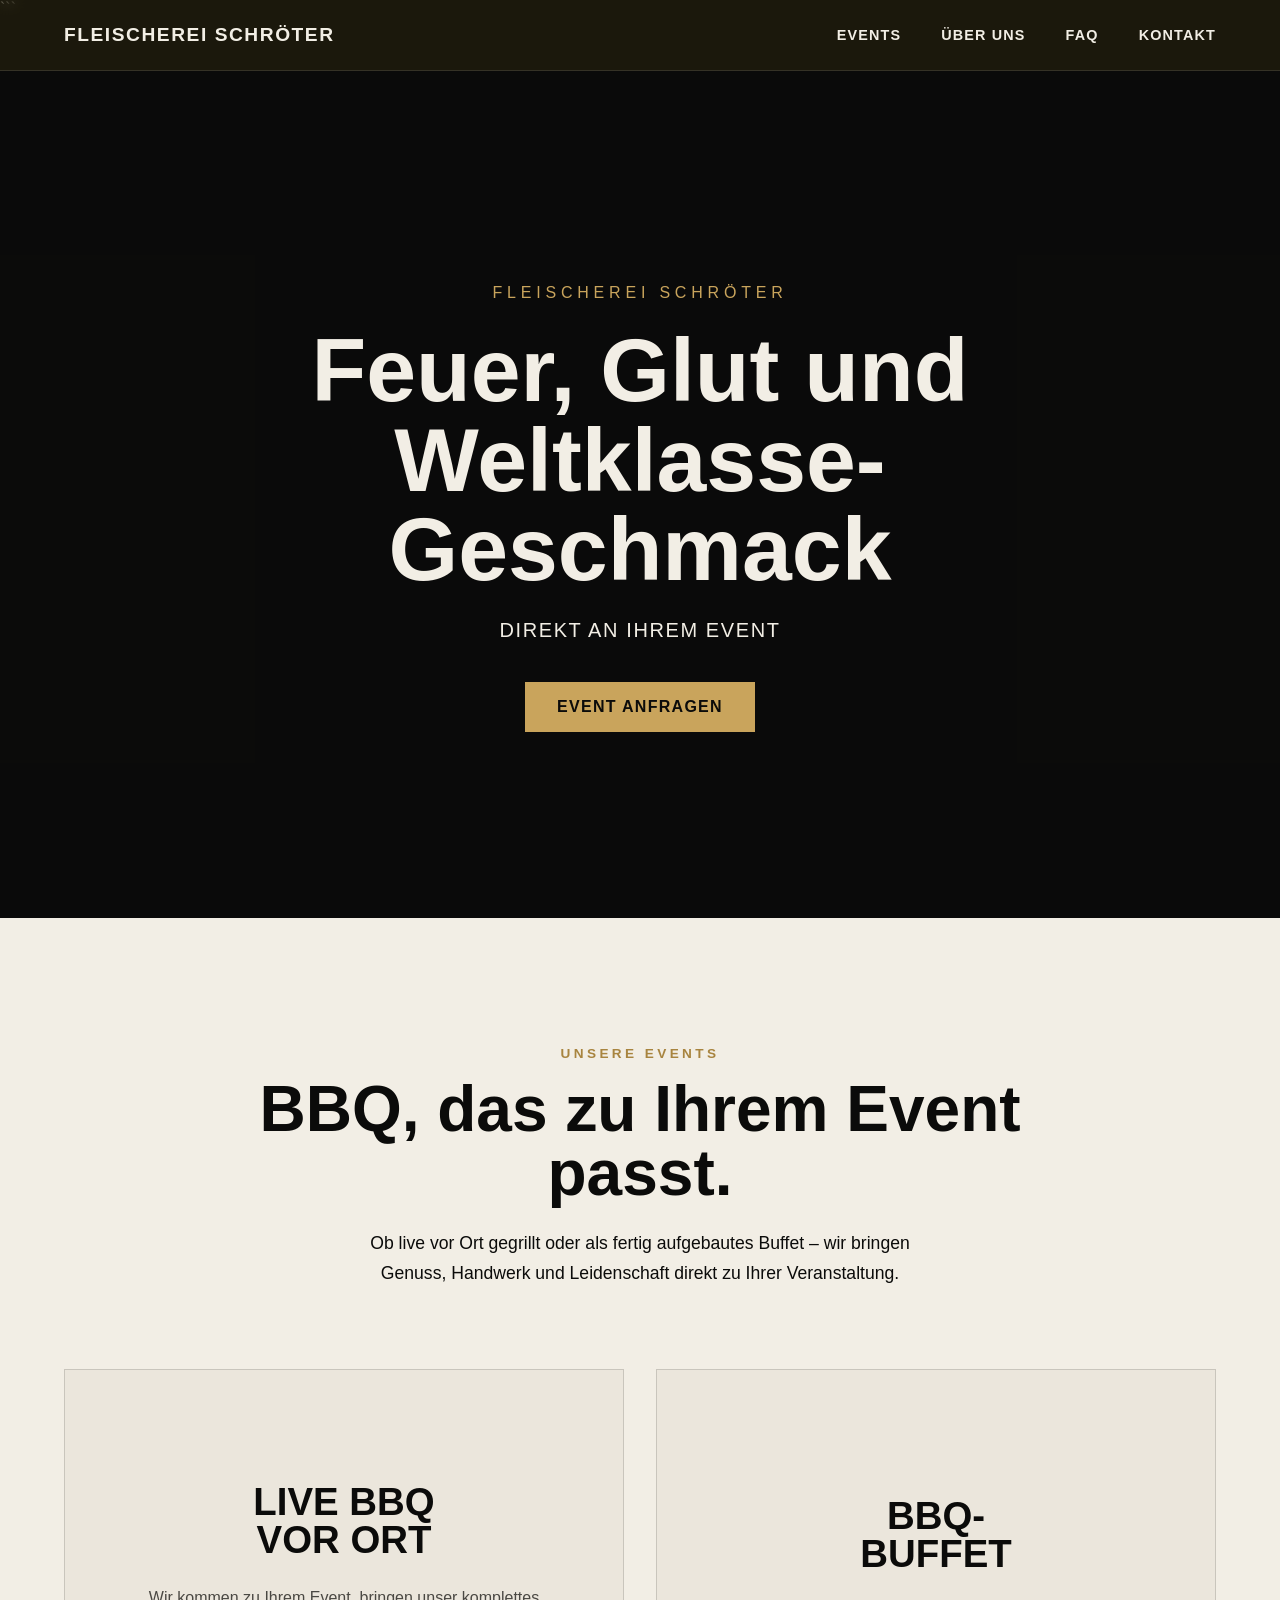
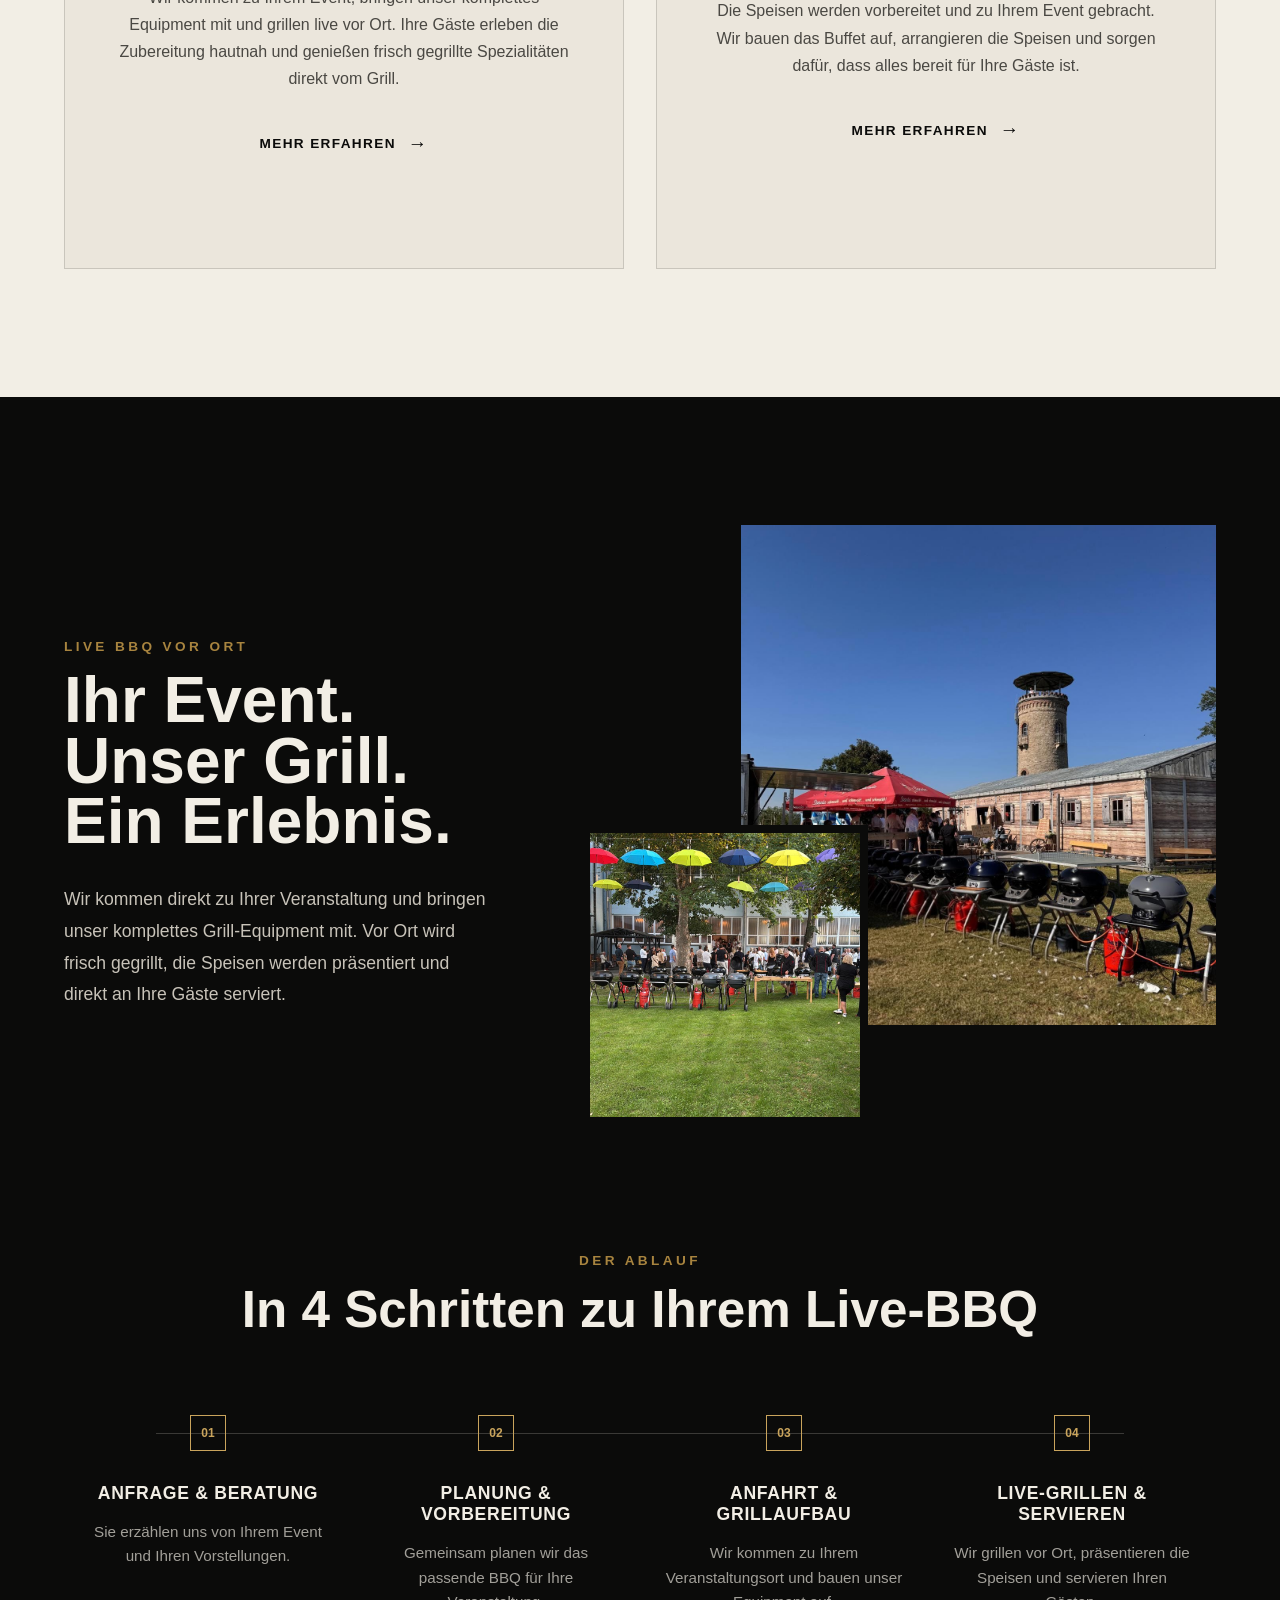
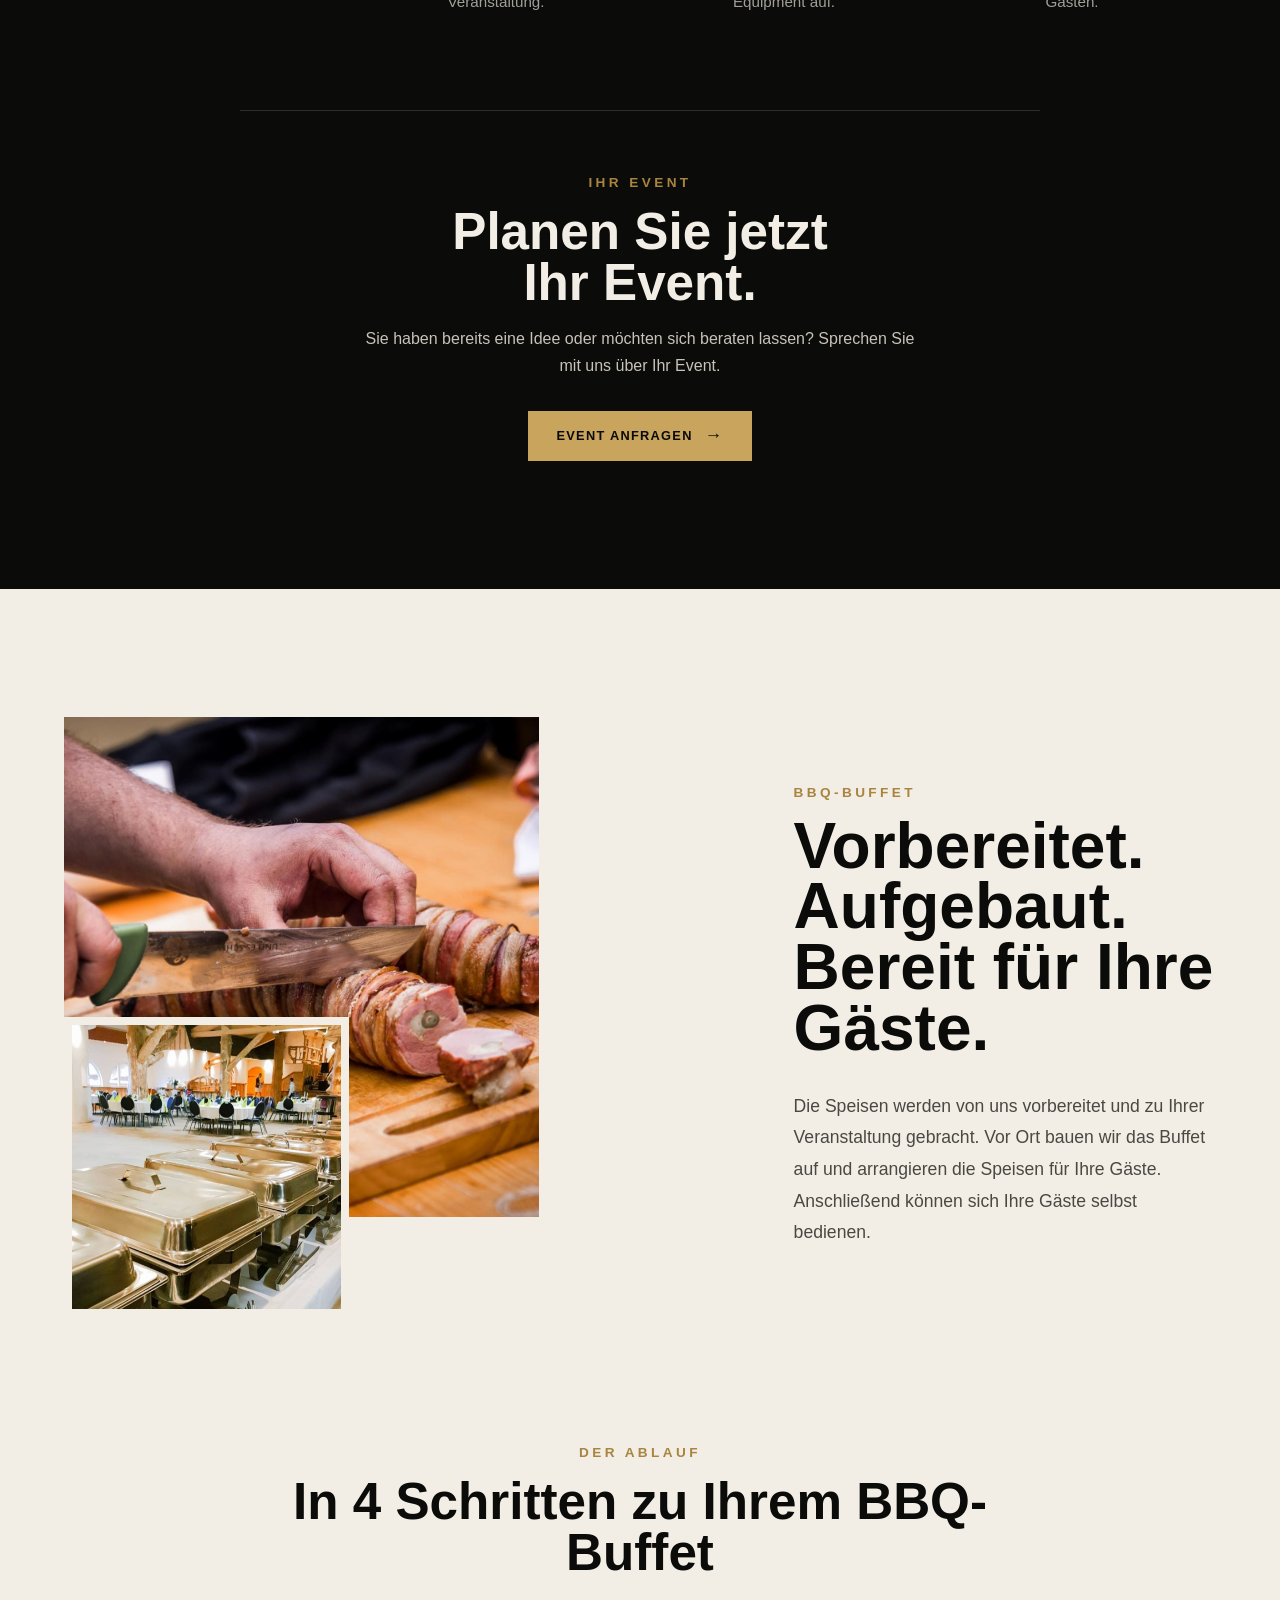
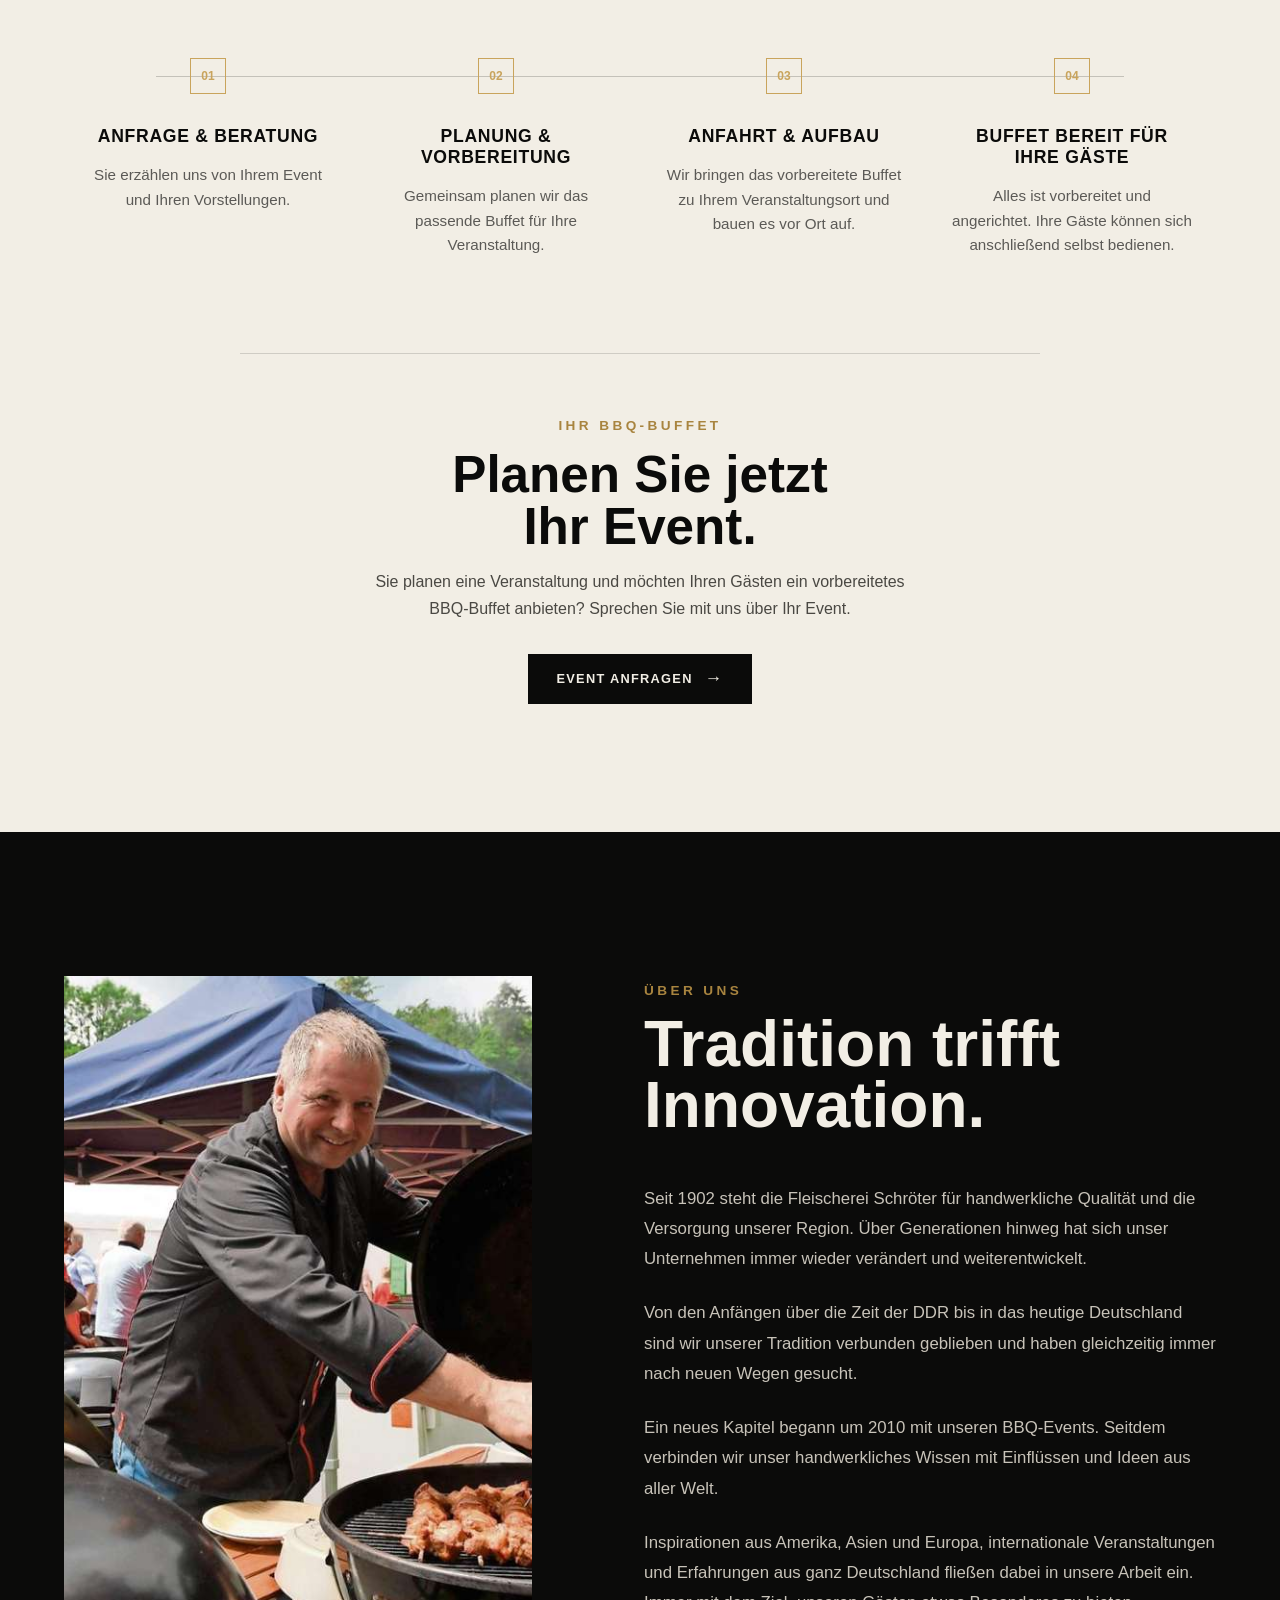
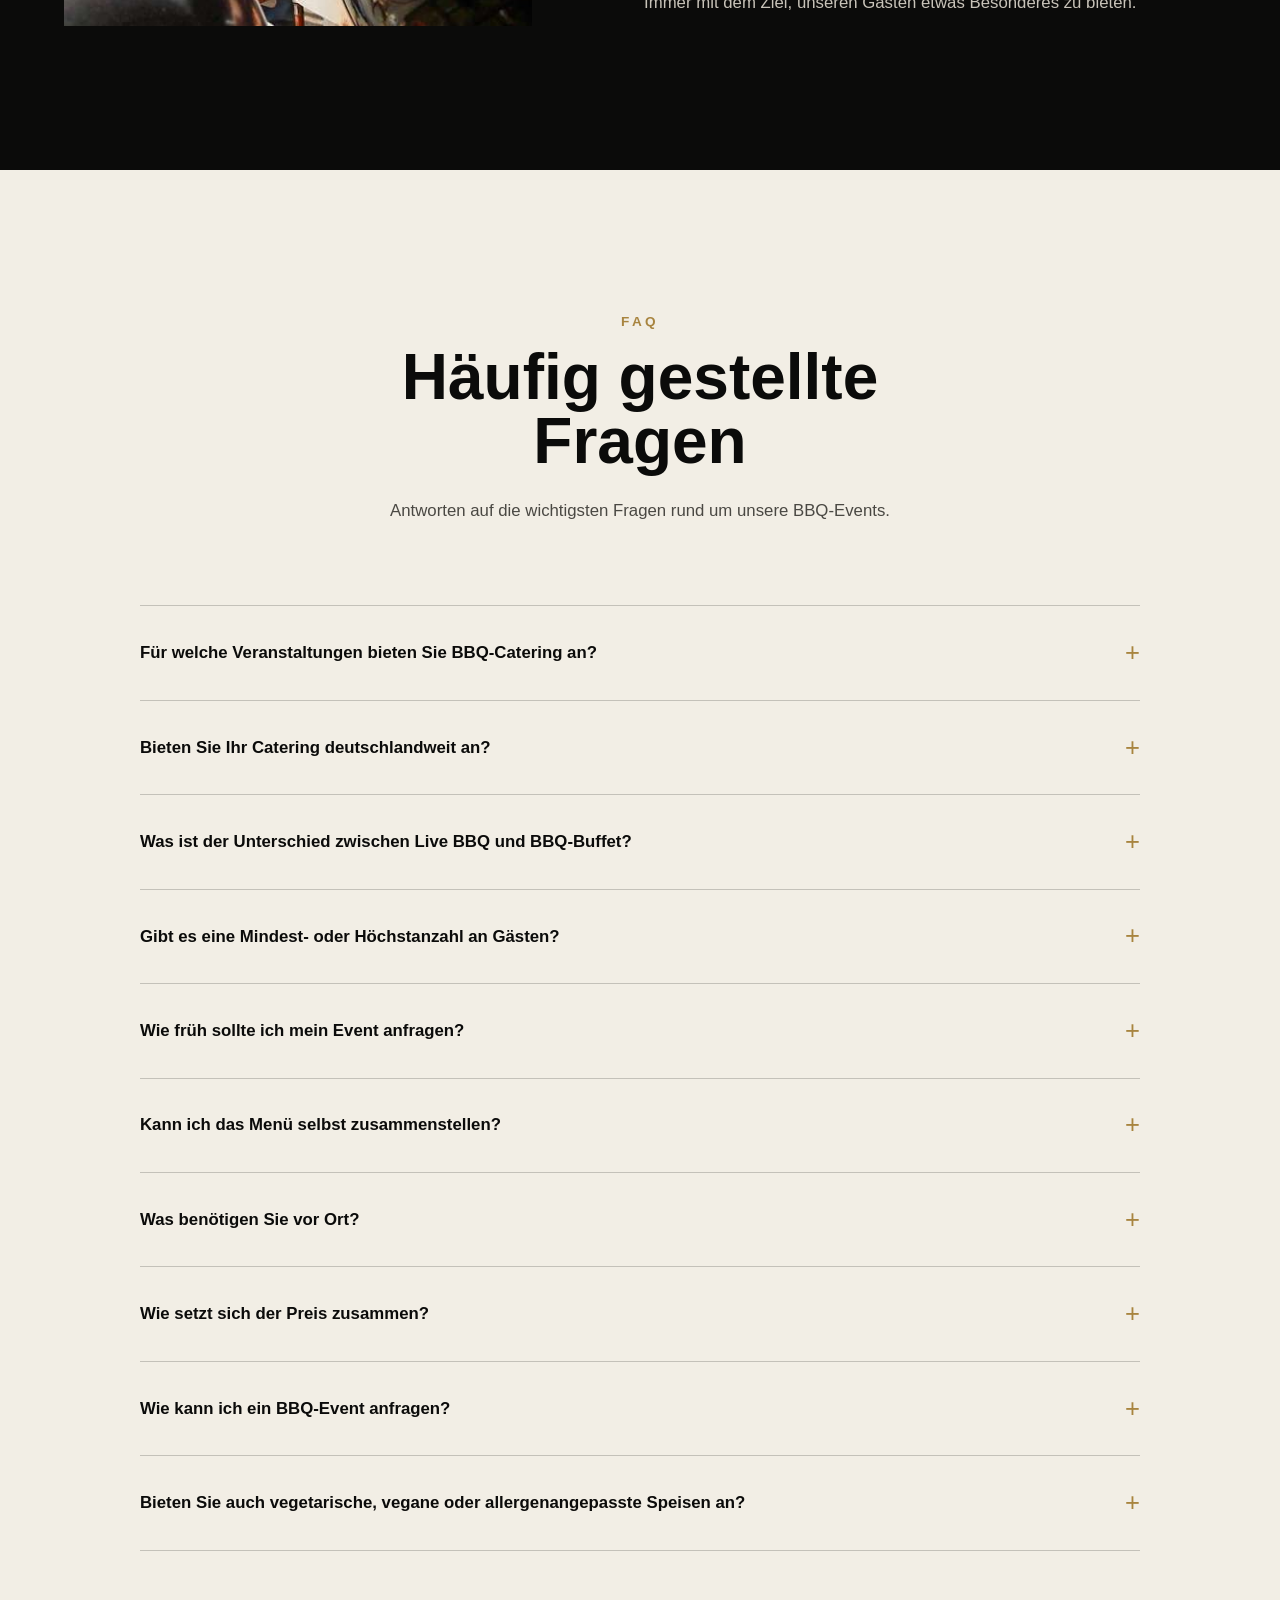
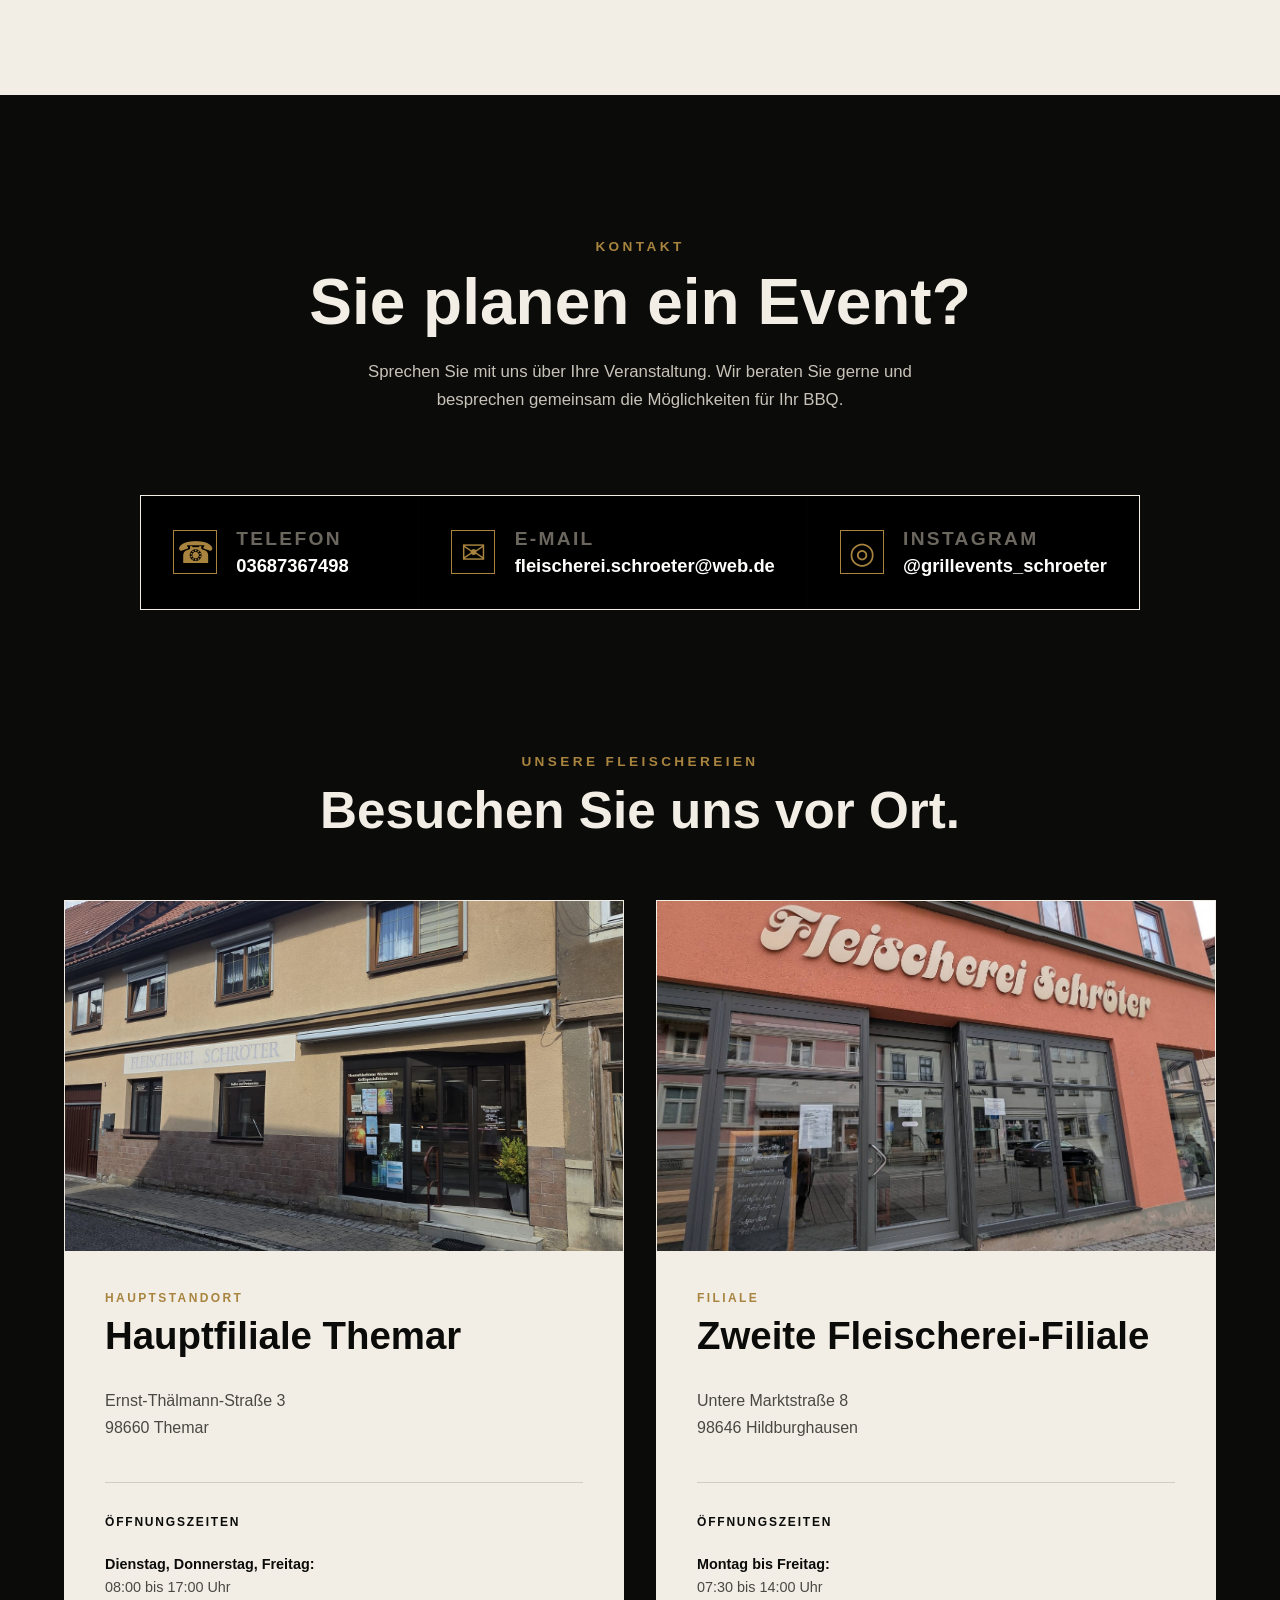
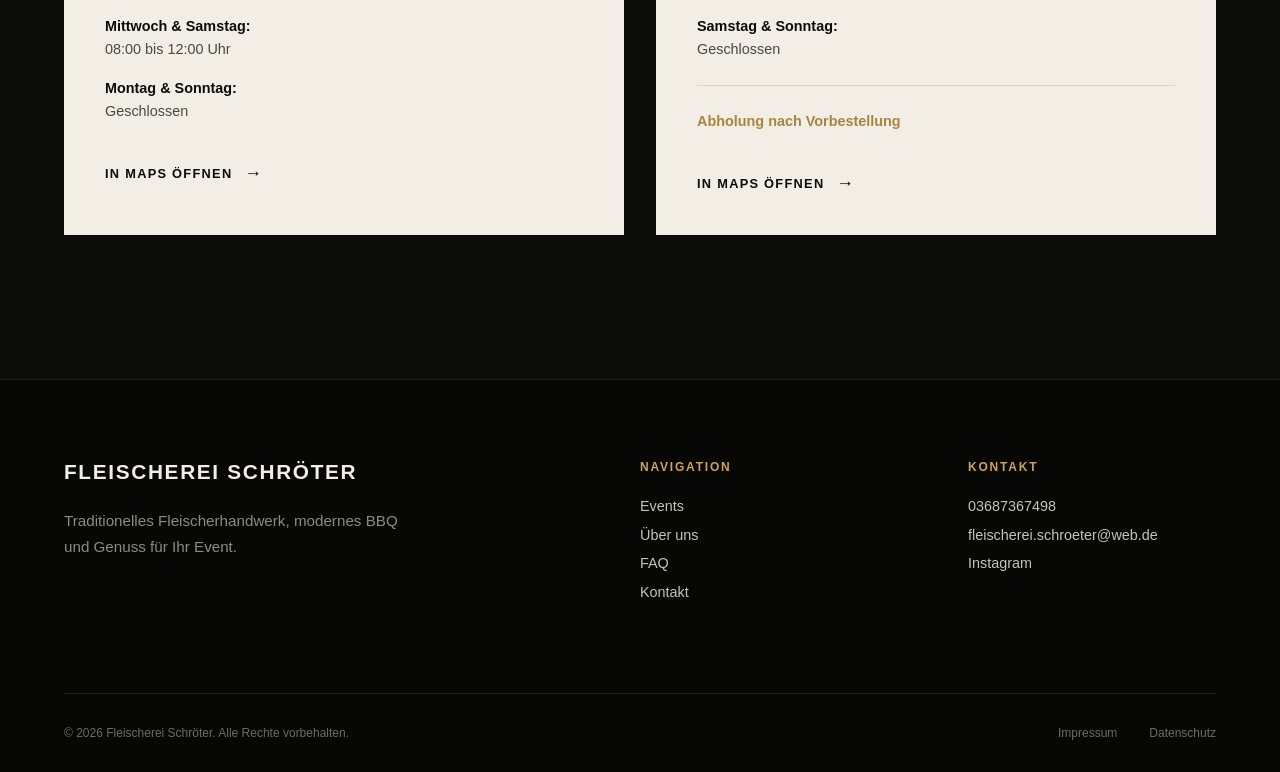
<file: index.html>
<!DOCTYPE html>
<html lang="de">

<head>
    <meta charset="UTF-8">
    <meta name="viewport" content="width=device-width, initial-scale=1.0">

    <title>Fleischerei Schröter</title>

    <link rel="stylesheet" href="css/style.css">
</head>

<body>

    <header>

        <nav>

            <a href="#hero" class="logo">
                Fleischerei Schröter
            </a>

            <button class="menu-toggle" aria-label="Menü öffnen">
                <span></span>
                <span></span>
                <span></span>
            </button>

            <div class="nav-links">

                <a href="#events">Events</a>
                <a href="#about">Über uns</a>
                <a href="#faq">FAQ</a>
                <a href="#contact">Kontakt</a>

            </div>

        </nav>

    </header>
```


    <main>

        <section id="hero">

            <video
                class="hero-video"
                src="assets/vorstellung1.mp4"
                autoplay
                loop
                muted
                playsinline
            ></video>

            <div class="hero-content">
                <p class="hero-eyebrow">Fleischerei Schröter</p>

                <h1>
                    Feuer, Glut und<br>
                    Weltklasse-Geschmack
                </h1>

                <p class="hero-subtitle">
                    Direkt an Ihrem Event
                </p>

                <a href="#contact" class="hero-button">
                    Event anfragen
                </a>
            </div>

        </section>
        

        <section id="events">

            <div class="section-header">

                <p class="section-eyebrow">Unsere Events</p>

                <h2>BBQ, das zu Ihrem Event passt.</h2>

                <p class="section-intro">
                    Ob live vor Ort gegrillt oder als fertig aufgebautes Buffet –
                    wir bringen Genuss, Handwerk und Leidenschaft direkt zu Ihrer Veranstaltung.
                </p>

            </div>


            <div class="events-grid">

                <article class="event-card">

                    <div class="event-content">

                        <h3>Live BBQ<br>vor Ort</h3>

                        <p>
                            Wir kommen zu Ihrem Event, bringen unser komplettes
                            Equipment mit und grillen live vor Ort. Ihre Gäste
                            erleben die Zubereitung hautnah und genießen frisch
                            gegrillte Spezialitäten direkt vom Grill.
                        </p>

                        <a href="#live-bbq" class="event-link">
                            Mehr erfahren
                            <span>→</span>
                        </a>

                    </div>

                </article>


                <article class="event-card">

                    <div class="event-content">

                        <h3>BBQ-<br>Buffet</h3>

                        <p>
                            Die Speisen werden vorbereitet und zu Ihrem Event
                            gebracht. Wir bauen das Buffet auf, arrangieren die
                            Speisen und sorgen dafür, dass alles bereit für Ihre
                            Gäste ist.
                        </p>

                        <a href="#bbq-buffet" class="event-link">
                            Mehr erfahren
                            <span>→</span>
                        </a>

                    </div>

                </article>

            </div>

        </section>

        <section id="live-bbq">

            <div class="live-bbq-intro">

                <div class="live-bbq-text">

                    <p class="section-eyebrow">
                        Live BBQ vor Ort
                    </p>

                    <h2>
                        Ihr Event.<br>
                        Unser Grill.<br>
                        Ein Erlebnis.
                    </h2>

                    <p class="live-bbq-description">
                        Wir kommen direkt zu Ihrer Veranstaltung und bringen
                        unser komplettes Grill-Equipment mit. Vor Ort wird
                        frisch gegrillt, die Speisen werden präsentiert und
                        direkt an Ihre Gäste serviert.
                    </p>

                </div>


                <div class="live-bbq-images">

                    <div class="live-bbq-image main-image">
                        <img src="assets/bbq1.jpeg" alt="Live BBQ vor Ort">
                    </div>

                    <div class="live-bbq-image secondary-image">
                        <img src="assets/bbq2.jpeg" alt="Live BBQ bei einer Veranstaltung">
                    </div>

                </div>

            </div>

                    <div class="live-bbq-process">

            <div class="process-header">

                <p class="section-eyebrow">
                    Der Ablauf
                </p>

                <h2>
                    In 4 Schritten zu Ihrem Live-BBQ
                </h2>

            </div>


            <div class="process-steps">

                <article class="process-step">

                    <span class="process-number">01</span>

                    <h3>
                        Anfrage & Beratung
                    </h3>

                    <p>
                        Sie erzählen uns von Ihrem Event und Ihren Vorstellungen.
                    </p>

                </article>


                <article class="process-step">

                    <span class="process-number">02</span>

                    <h3>
                        Planung & Vorbereitung
                    </h3>

                    <p>
                        Gemeinsam planen wir das passende BBQ für Ihre Veranstaltung.
                    </p>

                </article>


                <article class="process-step">

                    <span class="process-number">03</span>

                    <h3>
                        Anfahrt & Grillaufbau
                    </h3>

                    <p>
                        Wir kommen zu Ihrem Veranstaltungsort und bauen unser Equipment auf.
                    </p>

                </article>


                <article class="process-step">

                    <span class="process-number">04</span>

                    <h3>
                        Live-Grillen & Servieren
                    </h3>

                    <p>
                        Wir grillen vor Ort, präsentieren die Speisen und servieren Ihren Gästen.
                    </p>

                </article>

            </div>

            <div class="live-bbq-cta">

                <p class="section-eyebrow">
                    Ihr Event
                </p>

                <h2>
                    Planen Sie jetzt<br>
                    Ihr Event.
                </h2>

                <p>
                    Sie haben bereits eine Idee oder möchten sich beraten lassen?
                    Sprechen Sie mit uns über Ihr Event.
                </p>

                <a href="#contact" class="cta-button">
                    Event anfragen
                    <span>→</span>
                </a>

            </div>

        </div>

        </section>


        <section id="bbq-buffet">

            <div class="bbq-buffet-intro">

                <div class="bbq-buffet-images">

                    <div class="bbq-buffet-image main-image">
                        <img
                            src="assets/bbq3.jpg"
                            alt="BBQ-Buffet bei einer Veranstaltung"
                        >
                    </div>

                    <div class="bbq-buffet-image secondary-image">
                        <img
                            src="assets/bbq4.jpg"
                            alt="Aufgebautes BBQ-Buffet"
                        >
                    </div>

                </div>


                <div class="bbq-buffet-text">

                    <p class="section-eyebrow">
                        BBQ-Buffet
                    </p>

                    <h2>
                        Vorbereitet.<br>
                        Aufgebaut.<br>
                        Bereit für Ihre Gäste.
                    </h2>

                    <p class="bbq-buffet-description">
                        Die Speisen werden von uns vorbereitet und zu Ihrer
                        Veranstaltung gebracht. Vor Ort bauen wir das Buffet
                        auf und arrangieren die Speisen für Ihre Gäste.
                        Anschließend können sich Ihre Gäste selbst bedienen.
                    </p>

                </div>

            </div>

            <div class="bbq-buffet-process">

                <div class="process-header">

                    <p class="section-eyebrow">
                        Der Ablauf
                    </p>

                    <h2>
                        In 4 Schritten zu Ihrem BBQ-Buffet
                    </h2>

                </div>


                <div class="process-steps">

                    <article class="process-step">

                        <span class="process-number">01</span>

                        <h3>
                            Anfrage & Beratung
                        </h3>

                        <p>
                            Sie erzählen uns von Ihrem Event und Ihren Vorstellungen.
                        </p>

                    </article>


                    <article class="process-step">

                        <span class="process-number">02</span>

                        <h3>
                            Planung & Vorbereitung
                        </h3>

                        <p>
                            Gemeinsam planen wir das passende Buffet für Ihre Veranstaltung.
                        </p>

                    </article>


                    <article class="process-step">

                        <span class="process-number">03</span>

                        <h3>
                            Anfahrt & Aufbau
                        </h3>

                        <p>
                            Wir bringen das vorbereitete Buffet zu Ihrem Veranstaltungsort
                            und bauen es vor Ort auf.
                        </p>

                    </article>


                    <article class="process-step">

                        <span class="process-number">04</span>

                        <h3>
                            Buffet bereit für Ihre Gäste
                        </h3>

                        <p>
                            Alles ist vorbereitet und angerichtet. Ihre Gäste können
                            sich anschließend selbst bedienen.
                        </p>

                    </article>

                </div>
            
                <div class="bbq-buffet-cta">

                    <p class="section-eyebrow">
                        Ihr BBQ-Buffet
                    </p>

                    <h2>
                        Planen Sie jetzt<br>
                        Ihr Event.
                    </h2>

                    <p>
                        Sie planen eine Veranstaltung und möchten Ihren Gästen
                        ein vorbereitetes BBQ-Buffet anbieten?
                        Sprechen Sie mit uns über Ihr Event.
                    </p>

                    <a href="#contact" class="cta-button">
                        Event anfragen
                        <span>→</span>
                    </a>

                </div>

            </div>

        </section>

        <section id="about">

            <div class="about-container">

                <div class="about-image">

                    <img
                        src="assets/chef.jpg"
                        alt="Chef der Fleischerei Schröter"
                    >

                </div>


                <div class="about-content">

                    <p class="section-eyebrow">
                        Über uns
                    </p>

                    <h2>
                        Tradition trifft<br>
                        Innovation.
                    </h2>


                    <div class="about-text">

                        <p>
                            Seit 1902 steht die Fleischerei Schröter für
                            handwerkliche Qualität und die Versorgung unserer
                            Region. Über Generationen hinweg hat sich unser
                            Unternehmen immer wieder verändert und
                            weiterentwickelt.
                        </p>

                        <p>
                            Von den Anfängen über die Zeit der DDR bis in das
                            heutige Deutschland sind wir unserer Tradition
                            verbunden geblieben und haben gleichzeitig immer
                            nach neuen Wegen gesucht.
                        </p>

                        <p>
                            Ein neues Kapitel begann um 2010 mit unseren
                            BBQ-Events. Seitdem verbinden wir unser
                            handwerkliches Wissen mit Einflüssen und Ideen
                            aus aller Welt.
                        </p>

                        <p>
                            Inspirationen aus Amerika, Asien und Europa,
                            internationale Veranstaltungen und Erfahrungen
                            aus ganz Deutschland fließen dabei in unsere
                            Arbeit ein. Immer mit dem Ziel, unseren Gästen
                            etwas Besonderes zu bieten.
                        </p>

                    </div>

                </div>

            </div>

        </section>

        <section id="faq">

            <div class="faq-container">

                <div class="faq-header">

                    <p class="section-eyebrow">
                        FAQ
                    </p>

                    <h2>
                        Häufig gestellte Fragen
                    </h2>

                    <p>
                        Antworten auf die wichtigsten Fragen rund um
                        unsere BBQ-Events.
                    </p>

                </div>


                <div class="faq-list">

                    <details class="faq-item">

                        <summary>
                            Für welche Veranstaltungen bieten Sie BBQ-Catering an?
                            <span>+</span>
                        </summary>

                        <p>
                            Wir bieten BBQ-Catering für unterschiedlichste
                            Veranstaltungen an – von Hochzeiten und Geburtstagen
                            über Firmenfeiern bis hin zu Junggesellenabschieden
                            und vielen weiteren Anlässen.
                        </p>

                    </details>


                    <details class="faq-item">

                        <summary>
                            Bieten Sie Ihr Catering deutschlandweit an?
                            <span>+</span>
                        </summary>

                        <p>
                            Ja, wir bieten unsere BBQ-Events deutschlandweit an.
                            Voraussetzung ist, dass der Veranstaltungsort mit
                            unseren Fahrzeugen bzw. unserem Equipment erreichbar ist.
                        </p>

                    </details>


                    <details class="faq-item">

                        <summary>
                            Was ist der Unterschied zwischen Live BBQ und BBQ-Buffet?
                            <span>+</span>
                        </summary>

                        <p>
                            Beim Live BBQ werden die Speisen direkt vor Ort frisch
                            zubereitet. Ihre Gäste können das Essen unmittelbar
                            genießen und dabei mehr über die Zubereitung und die
                            Geschichten hinter den Speisen erfahren. Einige
                            Spezialitäten sind ausschließlich als Live BBQ möglich.
                        </p>

                        <p>
                            Beim BBQ-Buffet werden die Speisen in unserer Fleischerei
                            vorbereitet und anschließend in Thermoboxen zum
                            Veranstaltungsort transportiert. Dort bauen wir das Buffet
                            auf und richten die Speisen an. Anschließend können sich
                            Ihre Gäste selbst bedienen.
                        </p>

                    </details>


                    <details class="faq-item">

                        <summary>
                            Gibt es eine Mindest- oder Höchstanzahl an Gästen?
                            <span>+</span>
                        </summary>

                        <p>
                            Eine feste Mindest- oder Höchstanzahl gibt es nicht.
                            Ob wir einen Termin anbieten können, hängt von der
                            gewünschten Gästezahl, dem Termin und unserer Auslastung
                            an diesem Tag ab.
                        </p>

                    </details>


                    <details class="faq-item">

                        <summary>
                            Wie früh sollte ich mein Event anfragen?
                            <span>+</span>
                        </summary>

                        <p>
                            Für Veranstaltungen in der warmen Jahreszeit,
                            insbesondere im Sommer, empfehlen wir eine frühzeitige
                            Anfrage – idealerweise etwa vier Monate im Voraus.
                            Kontaktieren Sie uns gerne, damit wir die Verfügbarkeit
                            Ihres Wunschtermins prüfen können.
                        </p>

                    </details>


                    <details class="faq-item">

                        <summary>
                            Kann ich das Menü selbst zusammenstellen?
                            <span>+</span>
                        </summary>

                        <p>
                            Ja. Das Menü wird individuell mit Ihnen besprochen
                            und im Rahmen der Anfrage vorgestellt und abgestimmt.
                            Die Beratung kann telefonisch oder per E-Mail erfolgen.
                        </p>

                    </details>


                    <details class="faq-item">

                        <summary>
                            Was benötigen Sie vor Ort?
                            <span>+</span>
                        </summary>

                        <p>
                            Wir bringen unser eigenes Grill- und
                            Veranstaltungsequipment mit. Vor Ort benötigen wir
                            einen geeigneten Zugang zu Strom und Wasser.
                        </p>

                        <p>
                            Sollte die Veranstaltung im Freien stattfinden und
                            keine ausreichende Überdachung vorhanden sein,
                            informieren Sie uns bitte bereits bei der Anfrage.
                            Bei Bedarf kann entsprechend eine Überdachung bzw.
                            ein Zelt organisiert werden.
                        </p>

                    </details>


                    <details class="faq-item">

                        <summary>
                            Wie setzt sich der Preis zusammen?
                            <span>+</span>
                        </summary>

                        <p>
                            Der Preis hängt unter anderem vom gewählten Menü,
                            der Anzahl der Gäste und dem Veranstaltungsort ab.
                            Für ein individuelles Angebot besprechen wir die
                            Details gerne persönlich mit Ihnen.
                        </p>

                    </details>


                    <details class="faq-item">

                        <summary>
                            Wie kann ich ein BBQ-Event anfragen?
                            <span>+</span>
                        </summary>

                        <p>
                            Sie können uns telefonisch oder per E-Mail kontaktieren.
                            Besprechen Sie mit uns einfach Ihren Wunschtermin,
                            den Veranstaltungsort, die ungefähre Gästezahl und
                            Ihre Vorstellungen. Anschließend besprechen wir
                            gemeinsam die Möglichkeiten.
                        </p>

                    </details>


                    <details class="faq-item">

                        <summary>
                            Bieten Sie auch vegetarische, vegane oder
                            allergenangepasste Speisen an?
                            <span>+</span>
                        </summary>

                        <p>
                            Ja. Wir bieten auch vegetarische und vegane
                            Spezialitäten an. Wenn bei Ihren Gästen Allergien
                            oder Unverträglichkeiten bestehen, teilen Sie uns
                            dies bitte bereits bei der Anfrage mit, damit wir
                            dies bei der Planung berücksichtigen können.
                        </p>

                    </details>

                </div>

            </div>

        </section>

        <section id="contact">

            <div class="contact-container">

                <!-- CONTACT HEADER -->

                <div class="contact-header">

                    <p class="section-eyebrow">
                        Kontakt
                    </p>

                    <h2>
                        Sie planen ein Event?
                    </h2>

                    <p>
                        Sprechen Sie mit uns über Ihre Veranstaltung.
                        Wir beraten Sie gerne und besprechen gemeinsam
                        die Möglichkeiten für Ihr BBQ.
                    </p>

                </div>


                <!-- CONTACT OPTIONS -->

                <div class="contact-options">

                    <a href="tel:03687367498" class="contact-option">

                        <span class="contact-icon">☎</span>

                        <div>
                            <span class="contact-label">
                                Telefon
                            </span>

                            <span class="contact-value">
                                03687367498
                            </span>
                        </div>

                    </a>


                    <a
                        href="mailto:fleischerei.schroeter@web.de"
                        class="contact-option"
                    >

                        <span class="contact-icon">✉</span>

                        <div>
                            <span class="contact-label">
                                E-Mail
                            </span>

                            <span class="contact-value">
                                fleischerei.schroeter@web.de
                            </span>
                        </div>

                    </a>


                    <a
                        href="https://www.instagram.com/grillevents_schroeter/"
                        target="_blank"
                        rel="noopener noreferrer"
                        class="contact-option"
                    >

                        <span class="contact-icon">◎</span>

                        <div>
                            <span class="contact-label">
                                Instagram
                            </span>

                            <span class="contact-value">
                                @grillevents_schroeter
                            </span>
                        </div>

                    </a>

                </div>


                <!-- LOCATIONS -->

                <div class="locations">

                    <div class="locations-header">

                        <p class="section-eyebrow">
                            Unsere Fleischereien
                        </p>

                        <h2>
                            Besuchen Sie uns vor Ort.
                        </h2>

                    </div>


                    <div class="locations-grid">


                        <!-- THEMAR -->

                        <article class="location-card">

                            <div class="location-image">

                                <img
                                    src="assets/themar.jpeg"
                                    alt="Hauptfiliale Fleischerei Schröter in Themar"
                                >

                            </div>


                            <div class="location-content">

                                <p class="location-type">
                                    Hauptstandort
                                </p>

                                <h3>
                                    Hauptfiliale Themar
                                </h3>


                                <div class="location-address">

                                    <p>
                                        Ernst-Thälmann-Straße 3<br>
                                        98660 Themar
                                    </p>

                                </div>


                                <div class="opening-hours">

                                    <h4>
                                        Öffnungszeiten
                                    </h4>

                                    <p>
                                        <strong>Dienstag, Donnerstag, Freitag:</strong><br>
                                        08:00 bis 17:00 Uhr
                                    </p>

                                    <p>
                                        <strong>Mittwoch & Samstag:</strong><br>
                                        08:00 bis 12:00 Uhr
                                    </p>

                                    <p>
                                        <strong>Montag & Sonntag:</strong><br>
                                        Geschlossen
                                    </p>

                                </div>


                                <a
                                    href="https://www.google.com/maps/search/?api=1&query=Ernst-Thälmann-Straße+3%2C+98660+Themar"
                                    target="_blank"
                                    rel="noopener noreferrer"
                                    class="location-link"
                                >
                                    In Maps öffnen
                                    <span>→</span>
                                </a>

                            </div>

                        </article>


                        <!-- HILDBURGHAUSEN -->

                        <article class="location-card">

                            <div class="location-image">

                                <img
                                    src="assets/hibu.jpeg"
                                    alt="Fleischerei Schröter in Hildburghausen"
                                >

                            </div>


                            <div class="location-content">

                                <p class="location-type">
                                    Filiale
                                </p>

                                <h3>
                                    Zweite Fleischerei-Filiale
                                </h3>


                                <div class="location-address">

                                    <p>
                                        Untere Marktstraße 8<br>
                                        98646 Hildburghausen
                                    </p>

                                </div>


                                <div class="opening-hours">

                                    <h4>
                                        Öffnungszeiten
                                    </h4>

                                    <p>
                                        <strong>Montag bis Freitag:</strong><br>
                                        07:30 bis 14:00 Uhr
                                    </p>

                                    <p>
                                        <strong>Samstag & Sonntag:</strong><br>
                                        Geschlossen
                                    </p>

                                    <p class="pickup-note">
                                        Abholung nach Vorbestellung
                                    </p>

                                </div>


                                <a
                                    href="https://www.google.com/maps/search/?api=1&query=Untere+Marktstraße+8%2C+98646+Hildburghausen"
                                    target="_blank"
                                    rel="noopener noreferrer"
                                    class="location-link"
                                >
                                    In Maps öffnen
                                    <span>→</span>
                                </a>

                            </div>

                        </article>


                    </div>

                </div>

            </div>

        </section>

    </main>

    <footer>

        <div class="footer-container">

            <div class="footer-main">

                <div class="footer-brand">

                    <a href="#hero" class="footer-logo">
                        Fleischerei Schröter
                    </a>

                    <p>
                        Traditionelles Fleischerhandwerk,
                        modernes BBQ und Genuss für Ihr Event.
                    </p>

                </div>


                <div class="footer-navigation">

                    <h3>
                        Navigation
                    </h3>

                    <a href="#events">
                        Events
                    </a>

                    <a href="#about">
                        Über uns
                    </a>

                    <a href="#faq">
                        FAQ
                    </a>

                    <a href="#contact">
                        Kontakt
                    </a>

                </div>


                <div class="footer-contact">

                    <h3>
                        Kontakt
                    </h3>

                    <a href="tel:03687367498">
                        03687367498
                    </a>

                    <a href="mailto:fleischerei.schroeter@web.de">
                        fleischerei.schroeter@web.de
                    </a>

                    <a
                        href="https://www.instagram.com/grillevents_schroeter/"
                        target="_blank"
                        rel="noopener noreferrer"
                    >
                        Instagram
                    </a>

                </div>

            </div>


            <div class="footer-bottom">

                <p>
                    © 2026 Fleischerei Schröter.
                    Alle Rechte vorbehalten.
                </p>

                <div class="footer-legal">

                    <a href="impressum.html">
                        Impressum
                    </a>

                    <a href="datenschutz.html">
                        Datenschutz
                    </a>

                </div>

            </div>

        </div>

    </footer>

    <script src="js/main.js"></script>
</body>

</html>
</file>
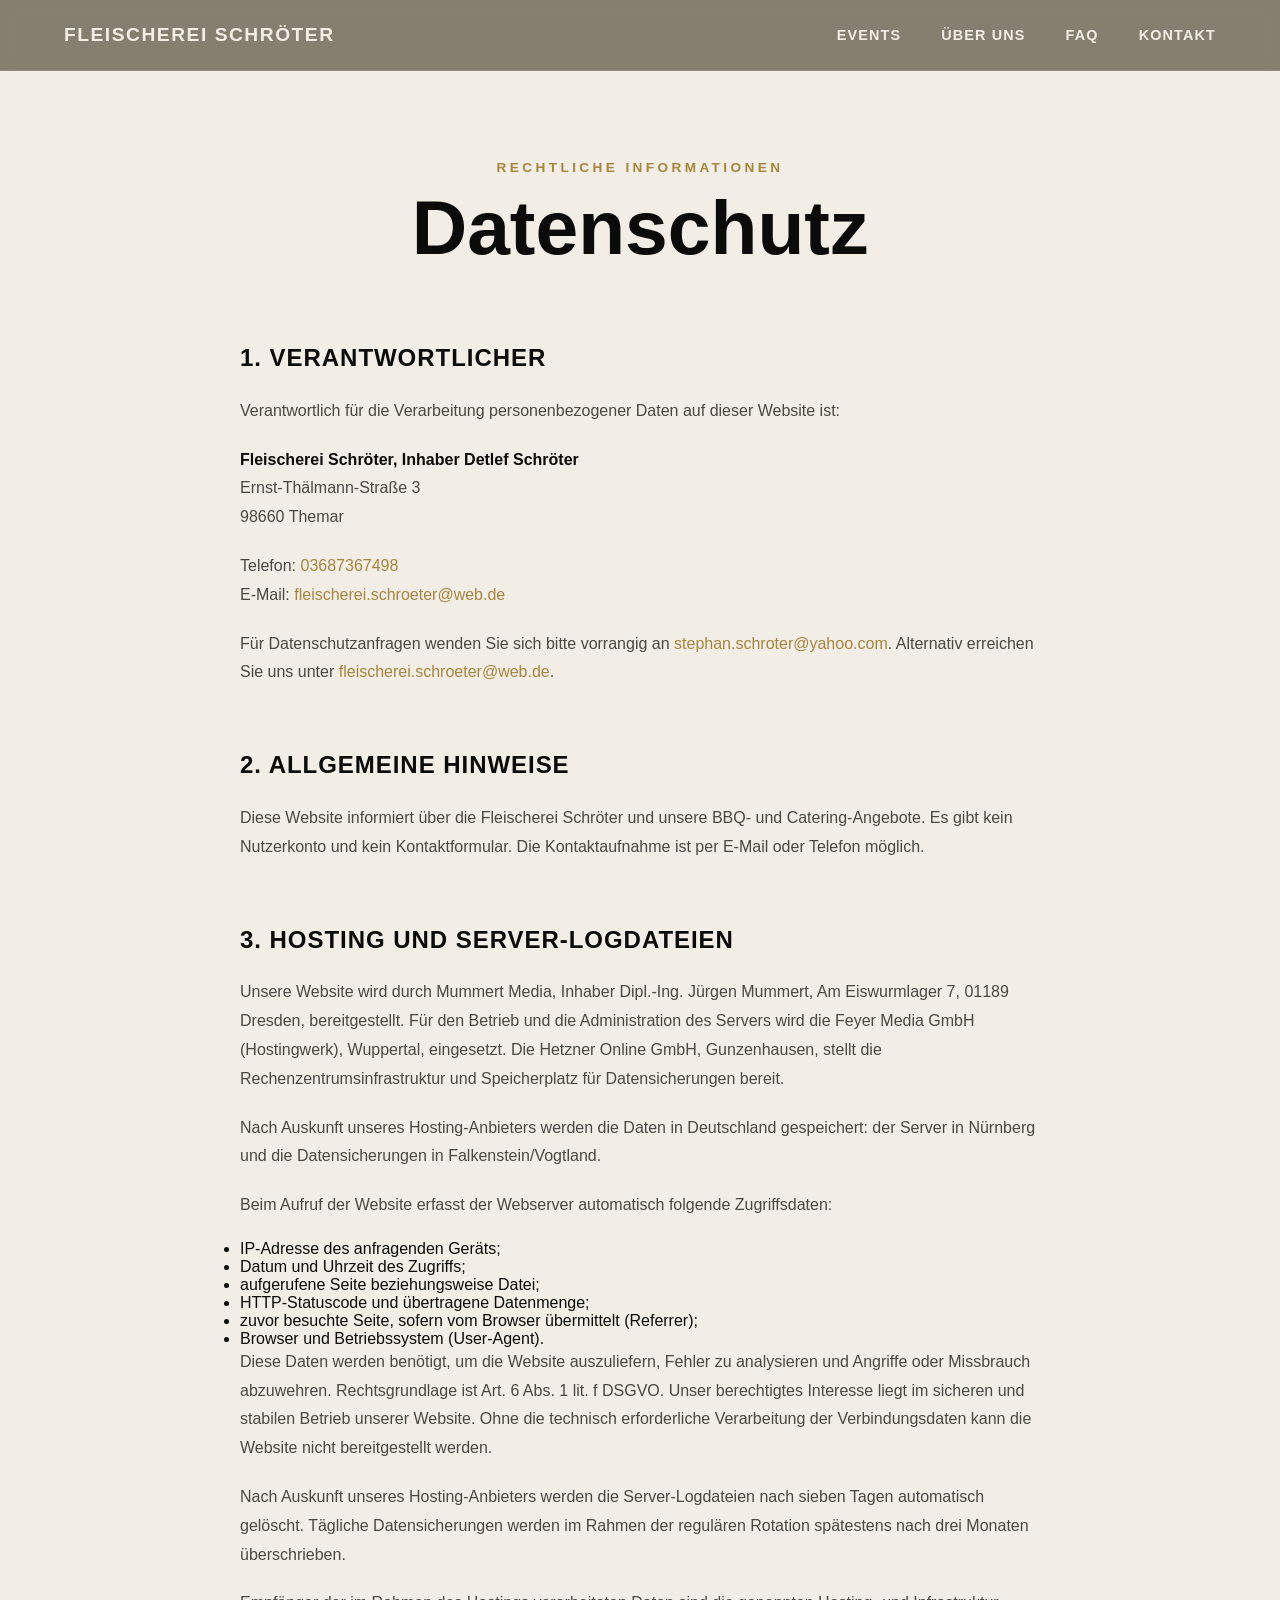
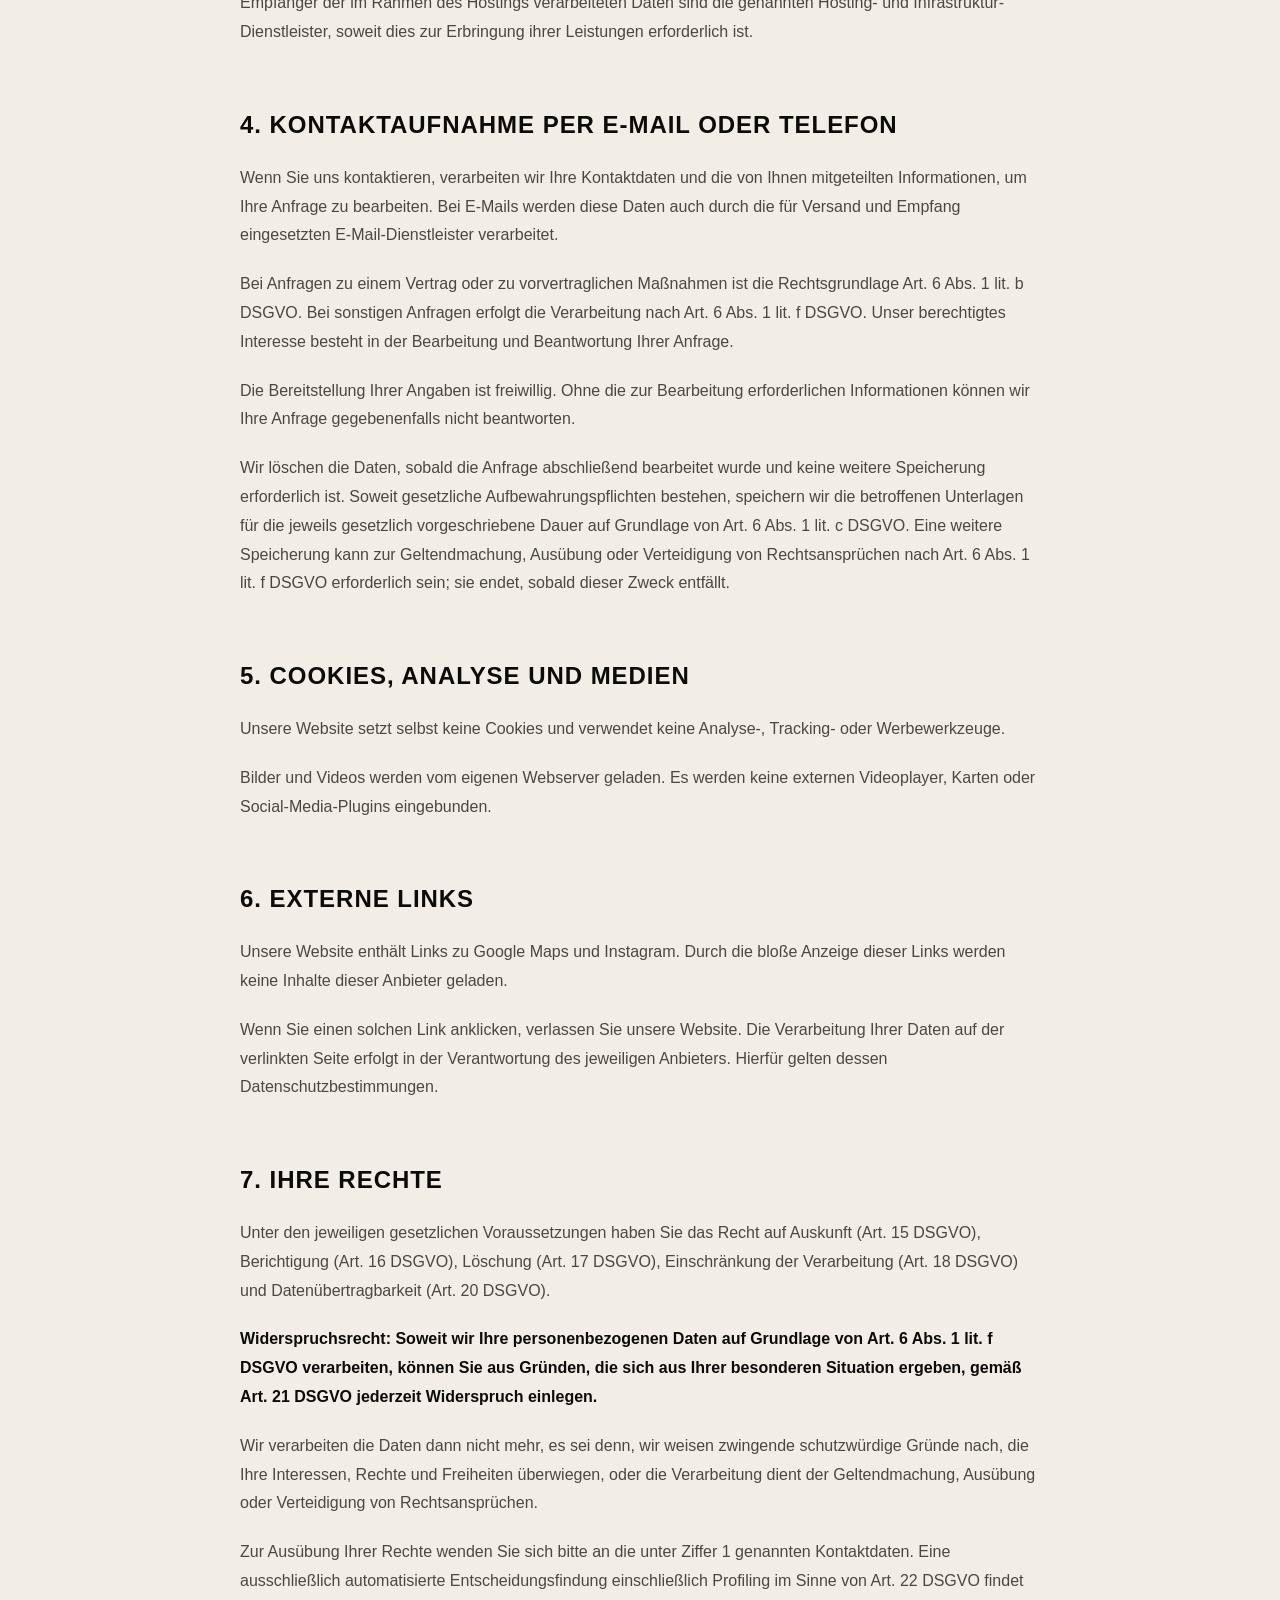
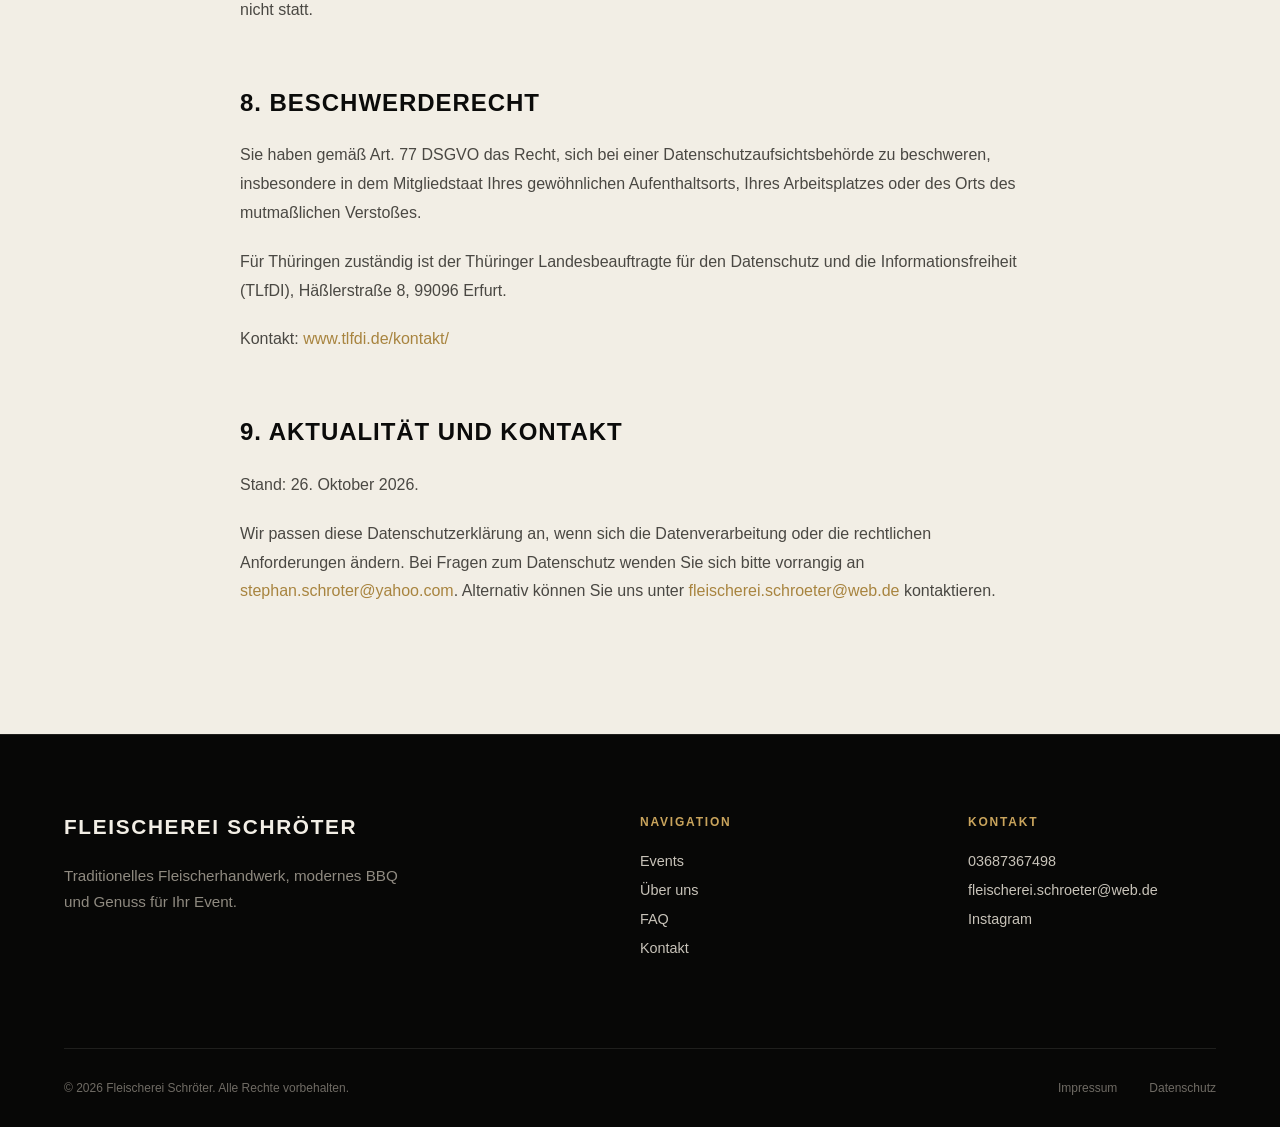
<file: datenschutz.html>
<!DOCTYPE html>

<html lang="de">

<head>


<meta charset="UTF-8">

<meta
    name="viewport"
    content="width=device-width, initial-scale=1.0"
>

<title>Datenschutz | Fleischerei Schröter</title>

<link
    rel="stylesheet"
    href="css/style.css"
>

</head>

<body>


<header>

    <nav>

        <a
            href="index.html"
            class="logo"
        >
            Fleischerei Schröter
        </a>


        <button
            class="menu-toggle"
            aria-label="Menü öffnen"
        >

            <span></span>
            <span></span>
            <span></span>

        </button>


        <div class="nav-links">

            <a href="index.html#events">
                Events
            </a>

            <a href="index.html#about">
                Über uns
            </a>

            <a href="index.html#faq">
                FAQ
            </a>

            <a href="index.html#contact">
                Kontakt
            </a>

        </div>

    </nav>

</header>


<main>

    <section class="legal-page">

        <div class="legal-container">

            <div class="legal-header">

                <p class="section-eyebrow">
                    Rechtliche Informationen
                </p>

                <h1>
                    Datenschutz
                </h1>

            </div>


            <div class="legal-content">

<section>
<h2>1. Verantwortlicher</h2>
<p>Verantwortlich für die Verarbeitung personenbezogener Daten auf dieser Website ist:</p>
<p><strong>Fleischerei Schröter, Inhaber Detlef Schröter</strong><br>Ernst-Thälmann-Straße 3<br>98660 Themar</p>
<p>Telefon: <a href="tel:03687367498">03687367498</a><br>E-Mail: <a href="mailto:fleischerei.schroeter@web.de">fleischerei.schroeter@web.de</a></p>
<p>Für Datenschutzanfragen wenden Sie sich bitte vorrangig an <a href="mailto:stephan.schroter@yahoo.com">stephan.schroter@yahoo.com</a>. Alternativ erreichen Sie uns unter <a href="mailto:fleischerei.schroeter@web.de">fleischerei.schroeter@web.de</a>.</p>
</section>
<section>
<h2>2. Allgemeine Hinweise</h2>
<p>Diese Website informiert über die Fleischerei Schröter und unsere BBQ- und Catering-Angebote. Es gibt kein Nutzerkonto und kein Kontaktformular. Die Kontaktaufnahme ist per E-Mail oder Telefon möglich.</p>
</section>
<section>
<h2>3. Hosting und Server-Logdateien</h2>
<p>Unsere Website wird durch Mummert Media, Inhaber Dipl.-Ing. Jürgen Mummert, Am Eiswurmlager 7, 01189 Dresden, bereitgestellt. Für den Betrieb und die Administration des Servers wird die Feyer Media GmbH (Hostingwerk), Wuppertal, eingesetzt. Die Hetzner Online GmbH, Gunzenhausen, stellt die Rechenzentrumsinfrastruktur und Speicherplatz für Datensicherungen bereit.</p>
<p>Nach Auskunft unseres Hosting-Anbieters werden die Daten in Deutschland gespeichert: der Server in Nürnberg und die Datensicherungen in Falkenstein/Vogtland.</p>
<p>Beim Aufruf der Website erfasst der Webserver automatisch folgende Zugriffsdaten:</p>
<ul>
<li>IP-Adresse des anfragenden Geräts;</li>
<li>Datum und Uhrzeit des Zugriffs;</li>
<li>aufgerufene Seite beziehungsweise Datei;</li>
<li>HTTP-Statuscode und übertragene Datenmenge;</li>
<li>zuvor besuchte Seite, sofern vom Browser übermittelt (Referrer);</li>
<li>Browser und Betriebssystem (User-Agent).</li>
</ul>
<p>Diese Daten werden benötigt, um die Website auszuliefern, Fehler zu analysieren und Angriffe oder Missbrauch abzuwehren. Rechtsgrundlage ist Art. 6 Abs. 1 lit. f DSGVO. Unser berechtigtes Interesse liegt im sicheren und stabilen Betrieb unserer Website. Ohne die technisch erforderliche Verarbeitung der Verbindungsdaten kann die Website nicht bereitgestellt werden.</p>
<p>Nach Auskunft unseres Hosting-Anbieters werden die Server-Logdateien nach sieben Tagen automatisch gelöscht. Tägliche Datensicherungen werden im Rahmen der regulären Rotation spätestens nach drei Monaten überschrieben.</p>
<p>Empfänger der im Rahmen des Hostings verarbeiteten Daten sind die genannten Hosting- und Infrastruktur-Dienstleister, soweit dies zur Erbringung ihrer Leistungen erforderlich ist.</p>
</section>
<section>
<h2>4. Kontaktaufnahme per E-Mail oder Telefon</h2>
<p>Wenn Sie uns kontaktieren, verarbeiten wir Ihre Kontaktdaten und die von Ihnen mitgeteilten Informationen, um Ihre Anfrage zu bearbeiten. Bei E-Mails werden diese Daten auch durch die für Versand und Empfang eingesetzten E-Mail-Dienstleister verarbeitet.</p>
<p>Bei Anfragen zu einem Vertrag oder zu vorvertraglichen Maßnahmen ist die Rechtsgrundlage Art. 6 Abs. 1 lit. b DSGVO. Bei sonstigen Anfragen erfolgt die Verarbeitung nach Art. 6 Abs. 1 lit. f DSGVO. Unser berechtigtes Interesse besteht in der Bearbeitung und Beantwortung Ihrer Anfrage.</p>
<p>Die Bereitstellung Ihrer Angaben ist freiwillig. Ohne die zur Bearbeitung erforderlichen Informationen können wir Ihre Anfrage gegebenenfalls nicht beantworten.</p>
<p>Wir löschen die Daten, sobald die Anfrage abschließend bearbeitet wurde und keine weitere Speicherung erforderlich ist. Soweit gesetzliche Aufbewahrungspflichten bestehen, speichern wir die betroffenen Unterlagen für die jeweils gesetzlich vorgeschriebene Dauer auf Grundlage von Art. 6 Abs. 1 lit. c DSGVO. Eine weitere Speicherung kann zur Geltendmachung, Ausübung oder Verteidigung von Rechtsansprüchen nach Art. 6 Abs. 1 lit. f DSGVO erforderlich sein; sie endet, sobald dieser Zweck entfällt.</p>
</section>
<section>
<h2>5. Cookies, Analyse und Medien</h2>
<p>Unsere Website setzt selbst keine Cookies und verwendet keine Analyse-, Tracking- oder Werbewerkzeuge.</p>
<p>Bilder und Videos werden vom eigenen Webserver geladen. Es werden keine externen Videoplayer, Karten oder Social-Media-Plugins eingebunden.</p>
</section>
<section>
<h2>6. Externe Links</h2>
<p>Unsere Website enthält Links zu Google Maps und Instagram. Durch die bloße Anzeige dieser Links werden keine Inhalte dieser Anbieter geladen.</p>
<p>Wenn Sie einen solchen Link anklicken, verlassen Sie unsere Website. Die Verarbeitung Ihrer Daten auf der verlinkten Seite erfolgt in der Verantwortung des jeweiligen Anbieters. Hierfür gelten dessen Datenschutzbestimmungen.</p>
</section>
<section>
<h2>7. Ihre Rechte</h2>
<p>Unter den jeweiligen gesetzlichen Voraussetzungen haben Sie das Recht auf Auskunft (Art. 15 DSGVO), Berichtigung (Art. 16 DSGVO), Löschung (Art. 17 DSGVO), Einschränkung der Verarbeitung (Art. 18 DSGVO) und Datenübertragbarkeit (Art. 20 DSGVO).</p>
<p><strong>Widerspruchsrecht: Soweit wir Ihre personenbezogenen Daten auf Grundlage von Art. 6 Abs. 1 lit. f DSGVO verarbeiten, können Sie aus Gründen, die sich aus Ihrer besonderen Situation ergeben, gemäß Art. 21 DSGVO jederzeit Widerspruch einlegen.</strong></p>
<p>Wir verarbeiten die Daten dann nicht mehr, es sei denn, wir weisen zwingende schutzwürdige Gründe nach, die Ihre Interessen, Rechte und Freiheiten überwiegen, oder die Verarbeitung dient der Geltendmachung, Ausübung oder Verteidigung von Rechtsansprüchen.</p>
<p>Zur Ausübung Ihrer Rechte wenden Sie sich bitte an die unter Ziffer 1 genannten Kontaktdaten. Eine ausschließlich automatisierte Entscheidungsfindung einschließlich Profiling im Sinne von Art. 22 DSGVO findet nicht statt.</p>
</section>
<section>
<h2>8. Beschwerderecht</h2>
<p>Sie haben gemäß Art. 77 DSGVO das Recht, sich bei einer Datenschutzaufsichtsbehörde zu beschweren, insbesondere in dem Mitgliedstaat Ihres gewöhnlichen Aufenthaltsorts, Ihres Arbeitsplatzes oder des Orts des mutmaßlichen Verstoßes.</p>
<p>Für Thüringen zuständig ist der Thüringer Landesbeauftragte für den Datenschutz und die Informationsfreiheit (TLfDI), Häßlerstraße 8, 99096 Erfurt.</p>
<p>Kontakt: <a href="https://www.tlfdi.de/kontakt/" target="_blank" rel="noopener noreferrer">www.tlfdi.de/kontakt/</a></p>
</section>
<section>
<h2>9. Aktualität und Kontakt</h2>
<p>Stand: 26. Oktober 2026.</p>
<p>Wir passen diese Datenschutzerklärung an, wenn sich die Datenverarbeitung oder die rechtlichen Anforderungen ändern. Bei Fragen zum Datenschutz wenden Sie sich bitte vorrangig an <a href="mailto:stephan.schroter@yahoo.com">stephan.schroter@yahoo.com</a>. Alternativ können Sie uns unter <a href="mailto:fleischerei.schroeter@web.de">fleischerei.schroeter@web.de</a> kontaktieren.</p>
</section>

            </div>

        </div>

    </section>

</main>


<footer>

    <div class="footer-container">

        <div class="footer-main">

            <div class="footer-brand">

                <a
                    href="index.html"
                    class="footer-logo"
                >
                    Fleischerei Schröter
                </a>

                <p>
                    Traditionelles Fleischerhandwerk,
                    modernes BBQ und Genuss für Ihr Event.
                </p>

            </div>


            <div class="footer-navigation">

                <h3>
                    Navigation
                </h3>

                <a href="index.html#events">
                    Events
                </a>

                <a href="index.html#about">
                    Über uns
                </a>

                <a href="index.html#faq">
                    FAQ
                </a>

                <a href="index.html#contact">
                    Kontakt
                </a>

            </div>


            <div class="footer-contact">

                <h3>
                    Kontakt
                </h3>

                <a href="tel:03687367498">
                    03687367498
                </a>

                <a href="mailto:fleischerei.schroeter@web.de">
                    fleischerei.schroeter@web.de
                </a>

                <a
                    href="https://www.instagram.com/grillevents_schroeter/"
                    target="_blank"
                    rel="noopener noreferrer"
                >
                    Instagram
                </a>

            </div>

        </div>


        <div class="footer-bottom">

            <p>
                © 2026 Fleischerei Schröter.
                Alle Rechte vorbehalten.
            </p>

            <div class="footer-legal">

                <a href="impressum.html">
                    Impressum
                </a>

                <a href="datenschutz.html">
                    Datenschutz
                </a>

            </div>

        </div>

    </div>

</footer>


<script src="js/main.js"></script>

</body>

</html>
</file>
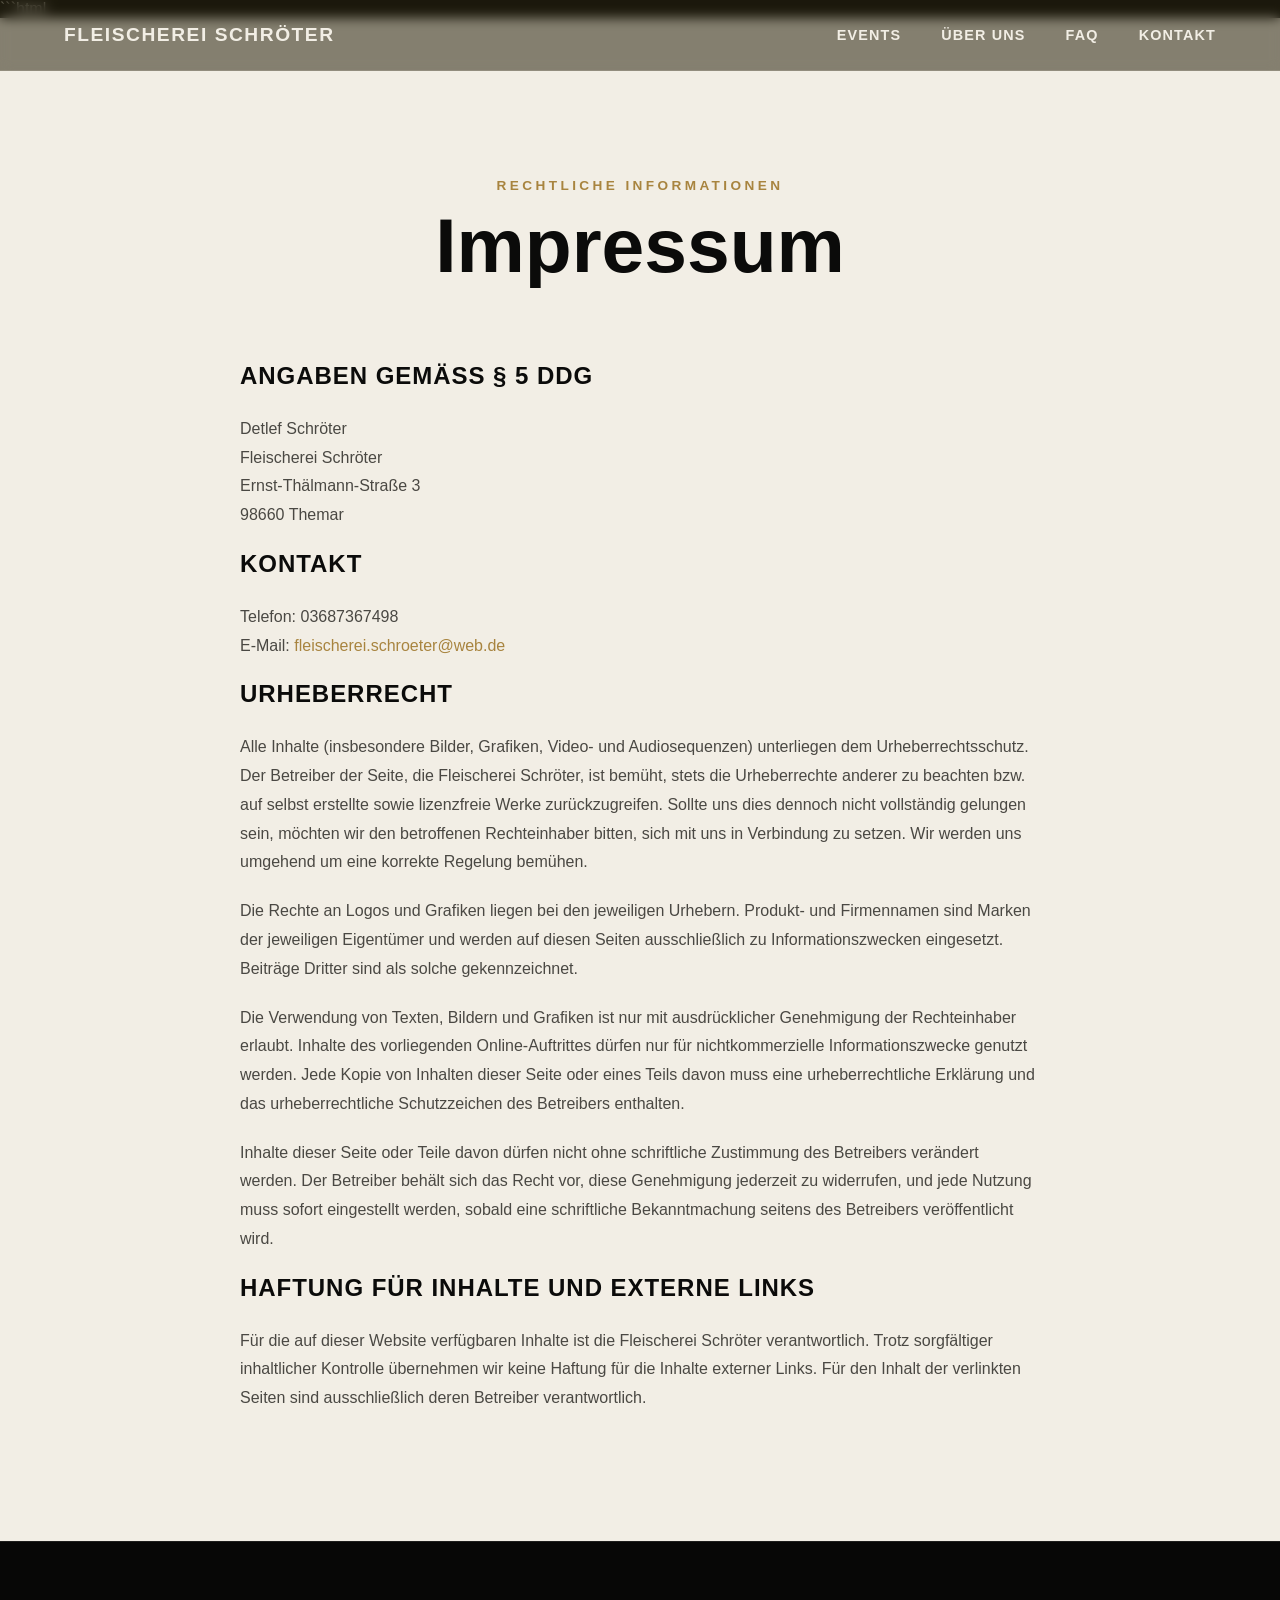
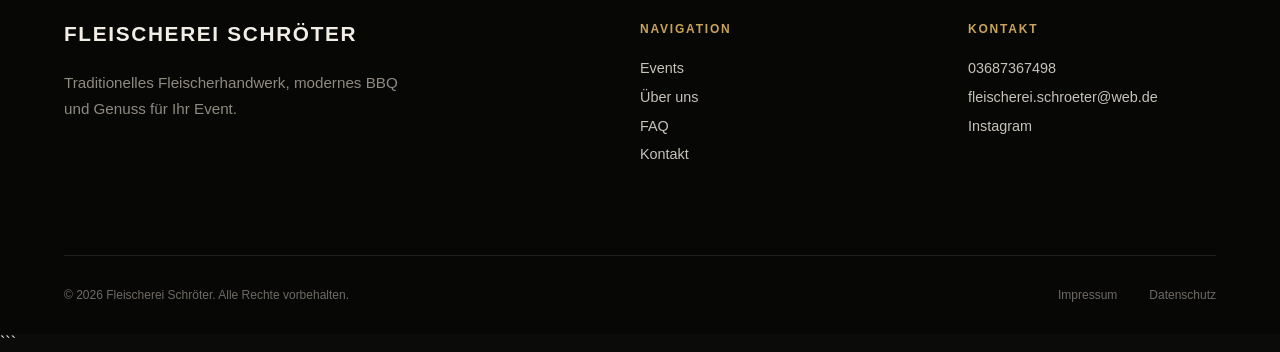
<file: impressum.html>
```html
<!DOCTYPE html>
<html lang="de">

<head>

    <meta charset="UTF-8">

    <meta
        name="viewport"
        content="width=device-width, initial-scale=1.0"
    >

    <title>Impressum | Fleischerei Schröter</title>

    <link
        rel="stylesheet"
        href="css/style.css"
    >

</head>


<body>

    <header>

        <nav>

            <a href="index.html" class="logo">
                Fleischerei Schröter
            </a>

            <button
                class="menu-toggle"
                aria-label="Menü öffnen"
            >
                <span></span>
                <span></span>
                <span></span>
            </button>

            <div class="nav-links">

                <a href="index.html#events">
                    Events
                </a>

                <a href="index.html#about">
                    Über uns
                </a>

                <a href="index.html#faq">
                    FAQ
                </a>

                <a href="index.html#contact">
                    Kontakt
                </a>

            </div>

        </nav>

    </header>


    <main>

        <section class="legal-page">

            <div class="legal-container">

                <div class="legal-header">

                    <p class="section-eyebrow">
                        Rechtliche Informationen
                    </p>

                    <h1>
                        Impressum
                    </h1>

                </div>


                <div class="legal-content">

                    <h2>
                        Angaben gemäß § 5 DDG
                    </h2>

                    <p>
                        Detlef Schröter<br>
                        Fleischerei Schröter<br>
                        Ernst-Thälmann-Straße 3<br>
                        98660 Themar
                    </p>


                    <h2>
                        Kontakt
                    </h2>

                    <p>
                        Telefon: 03687367498<br>
                        E-Mail:
                        <a href="mailto:fleischerei.schroeter@web.de">
                            fleischerei.schroeter@web.de
                        </a>
                    </p>


                    <h2>
                        Urheberrecht
                    </h2>

                    <p>
                        Alle Inhalte (insbesondere Bilder, Grafiken,
                        Video- und Audiosequenzen) unterliegen dem
                        Urheberrechtsschutz. Der Betreiber der Seite,
                        die Fleischerei Schröter, ist bemüht, stets die
                        Urheberrechte anderer zu beachten bzw. auf selbst
                        erstellte sowie lizenzfreie Werke zurückzugreifen.
                        Sollte uns dies dennoch nicht vollständig gelungen
                        sein, möchten wir den betroffenen Rechteinhaber
                        bitten, sich mit uns in Verbindung zu setzen.
                        Wir werden uns umgehend um eine korrekte Regelung
                        bemühen.
                    </p>

                    <p>
                        Die Rechte an Logos und Grafiken liegen bei den
                        jeweiligen Urhebern. Produkt- und Firmennamen sind
                        Marken der jeweiligen Eigentümer und werden auf
                        diesen Seiten ausschließlich zu Informationszwecken
                        eingesetzt. Beiträge Dritter sind als solche
                        gekennzeichnet.
                    </p>

                    <p>
                        Die Verwendung von Texten, Bildern und Grafiken ist
                        nur mit ausdrücklicher Genehmigung der Rechteinhaber
                        erlaubt. Inhalte des vorliegenden Online-Auftrittes
                        dürfen nur für nichtkommerzielle Informationszwecke
                        genutzt werden. Jede Kopie von Inhalten dieser Seite
                        oder eines Teils davon muss eine urheberrechtliche
                        Erklärung und das urheberrechtliche Schutzzeichen
                        des Betreibers enthalten.
                    </p>

                    <p>
                        Inhalte dieser Seite oder Teile davon dürfen nicht
                        ohne schriftliche Zustimmung des Betreibers
                        verändert werden. Der Betreiber behält sich das
                        Recht vor, diese Genehmigung jederzeit zu widerrufen,
                        und jede Nutzung muss sofort eingestellt werden,
                        sobald eine schriftliche Bekanntmachung seitens
                        des Betreibers veröffentlicht wird.
                    </p>


                    <h2>
                        Haftung für Inhalte und externe Links
                    </h2>

                    <p>
                        Für die auf dieser Website verfügbaren Inhalte ist
                        die Fleischerei Schröter verantwortlich. Trotz
                        sorgfältiger inhaltlicher Kontrolle übernehmen wir
                        keine Haftung für die Inhalte externer Links.
                        Für den Inhalt der verlinkten Seiten sind
                        ausschließlich deren Betreiber verantwortlich.
                    </p>

                </div>

            </div>

        </section>

    </main>


    <footer>

        <div class="footer-container">

            <div class="footer-main">

                <div class="footer-brand">

                    <a href="index.html" class="footer-logo">
                        Fleischerei Schröter
                    </a>

                    <p>
                        Traditionelles Fleischerhandwerk,
                        modernes BBQ und Genuss für Ihr Event.
                    </p>

                </div>


                <div class="footer-navigation">

                    <h3>
                        Navigation
                    </h3>

                    <a href="index.html#events">
                        Events
                    </a>

                    <a href="index.html#about">
                        Über uns
                    </a>

                    <a href="index.html#faq">
                        FAQ
                    </a>

                    <a href="index.html#contact">
                        Kontakt
                    </a>

                </div>


                <div class="footer-contact">

                    <h3>
                        Kontakt
                    </h3>

                    <a href="tel:03687367498">
                        03687367498
                    </a>

                    <a href="mailto:fleischerei.schroeter@web.de">
                        fleischerei.schroeter@web.de
                    </a>

                    <a
                        href="https://www.instagram.com/grillevents_schroeter/"
                        target="_blank"
                        rel="noopener noreferrer"
                    >
                        Instagram
                    </a>

                </div>

            </div>


            <div class="footer-bottom">

                <p>
                    © 2026 Fleischerei Schröter.
                    Alle Rechte vorbehalten.
                </p>

                <div class="footer-legal">

                    <a href="impressum.html">
                        Impressum
                    </a>

                    <a href="datenschutz.html">
                        Datenschutz
                    </a>

                </div>

            </div>

        </div>

    </footer>


    <script src="js/main.js"></script>

</body>

</html>
```
</file>
<file: css/style.css>
/* =========================
   RESET
   ========================= */

* {
    margin: 0;
    padding: 0;
    box-sizing: border-box;
}

html {
    scroll-behavior: smooth;
}

body {
    font-family: Arial, sans-serif;
    background-color: #0b0b0a;
    color: #f2eee5;
}


/* =========================
   HERO
   ========================= */

#hero {
    min-height: 100vh;

    display: flex;
    align-items: center;
    justify-content: center;

    position: relative;

    text-align: center;

    padding: 2rem;

}

.hero-video {
    position: absolute;
    inset: 0;
    width: 100%;
    height: 100%;
    object-fit: cover;
    z-index: 0;
}

#hero::before {
    content: "";
    position: absolute;
    inset: 0;
    background-color: rgba(11, 11, 10, 0.35);
    z-index: 1;
}


/* =========================
   HERO CONTENT
   ========================= */

.hero-content {
    max-width: 900px;
    position: relative;
    z-index: 2;
    transform: translateY(40px);
}

.hero-eyebrow {
    font-size: 1rem;
    text-transform: uppercase;
    letter-spacing: 0.3em;

    margin-bottom: 1.5rem;

    color: #c9a45c;
}

.hero-content h1 {
    font-size: clamp(3rem, 7vw, 6rem);
    line-height: 1;
    font-weight: 700;

    margin-bottom: 1.5rem;
}

.hero-subtitle {
    font-size: 1.25rem;
    letter-spacing: 0.08em;
    text-transform: uppercase;

    margin-bottom: 2.5rem;
}


/* =========================
   BUTTON
   ========================= */

.hero-button {
    display: inline-block;

    padding: 1rem 2rem;

    color: #0b0b0a;
    background-color: #c9a45c;

    text-decoration: none;
    font-weight: 700;
    text-transform: uppercase;
    letter-spacing: 0.08em;

    transition: 0.3s ease;
}

.hero-button:hover {
    background-color: #f2eee5;
}

/* =========================
   HEADER
   ========================= */

header {
    position: fixed;

    top: 0;
    left: 0;

    width: 100%;

    z-index: 10;

    background: rgba(43, 38, 16, 0.55);

    border-bottom: 1px solid rgba(242, 238, 229, 0.12);

    backdrop-filter: blur(6px);
}

nav {
    display: flex;

    align-items: center;
    justify-content: space-between;

    padding: 1.5rem 4rem;
}

.logo {
    color: #f2eee5;

    text-decoration: none;

    font-size: 1.2rem;
    font-weight: 700;

    letter-spacing: 0.08em;
    text-transform: uppercase;
}

.nav-links {
    display: flex;

    gap: 2.5rem;
}

.nav-links a {
    color: #f2eee5;

    text-decoration: none;

    font-size: 0.9rem;
    font-weight: 600;

    text-transform: uppercase;
    letter-spacing: 0.08em;

    transition: color 0.3s ease;
}

.nav-links a:hover {
    color: #c9a45c;
}

/* =========================
   EVENTS
   ========================= */

#events {
    padding: 8rem 4rem;

    background-color: #f2eee5;
    color: #0b0b0a;
}


/* =========================
   SECTION HEADER
   ========================= */

.section-header {
    max-width: 800px;

    margin: 0 auto 5rem;

    text-align: center;
}

.section-eyebrow {
    margin-bottom: 1rem;

    color: #a8843f;

    font-size: 0.85rem;
    font-weight: 700;

    text-transform: uppercase;
    letter-spacing: 0.25em;
}

.section-header h2 {
    margin-bottom: 1.5rem;

    font-size: clamp(2.5rem, 5vw, 4.5rem);
    line-height: 1;
}

.section-intro {
    max-width: 600px;

    margin: 0 auto;

    font-size: 1.1rem;
    line-height: 1.7;
}


/* =========================
   EVENTS GRID
   ========================= */

.events-grid {
    max-width: 1200px;

    margin: 0 auto;

    display: grid;

    grid-template-columns: repeat(2, 1fr);

    gap: 2rem;
}


/* =========================
   EVENT CARD
   ========================= */

.event-card {
    min-height: 500px;

    padding: 3rem;

    display: flex;
    align-items: center;

    border: 1px solid rgba(11, 11, 10, 0.15);

    background-color: #ebe6dc;

    transition:
        transform 0.3s ease,
        box-shadow 0.3s ease;
}

.event-content {
    width: 100%;
    text-align: center;
}

.event-card:hover {
    transform: translateY(-5px);

    box-shadow: 0 15px 40px rgba(0, 0, 0, 0.12);
}

.event-link {
    display: inline-flex;

    align-items: center;
    gap: 0.75rem;

    margin-top: 2.5rem;

    color: #0b0b0a;

    text-decoration: none;

    font-size: 0.85rem;
    font-weight: 700;

    text-transform: uppercase;
    letter-spacing: 0.1em;
}

.event-link span {
    font-size: 1.2rem;

    transition: transform 0.3s ease;
}

.event-link:hover span {
    transform: translateX(6px);
}



/* =========================
   EVENT TITLE
   ========================= */

.event-card h3 {
    margin-bottom: 1.5rem;

    font-size: clamp(2rem, 3vw, 3rem);
    line-height: 1;
    text-transform: uppercase;
}


/* =========================
   EVENT TEXT
   ========================= */

.event-card p {
    max-width: 450px;
    margin: 0 auto;
}

.event-card p:not(.event-number) {
    color: #4a4843;
    line-height: 1.7;
}

/* =========================
   LIVE BBQ – INTRO
========================= */

#live-bbq {
    padding: 8rem 4rem;
    background-color: #0b0b0a;
    color: #f2eee5;
}

.live-bbq-intro {
    max-width: 1300px;
    margin: 0 auto;

    display: grid;
    grid-template-columns: 0.8fr 1.2fr;
    gap: 6rem;

    align-items: center;
}

/* TEXT */

.live-bbq-text {
    max-width: 500px;
}

.live-bbq-text h2 {
    margin-bottom: 2rem;

    font-size: clamp(3rem, 5vw, 5rem);
    line-height: 0.95;
}

.live-bbq-description {
    color: #c8c3b9;
    font-size: 1.1rem;
    line-height: 1.8;
}


/* IMAGES */

.live-bbq-images {
    position: relative;
    min-height: 600px;
}

.live-bbq-image {
    position: absolute;
    overflow: hidden;
}

.live-bbq-image img {
    width: 100%;
    height: 100%;

    display: block;

    object-fit: cover;
}


/* MAIN IMAGE */

.main-image {
    width: 75%;
    height: 500px;

    top: 0;
    right: 0;
}


/* SECONDARY IMAGE */

.secondary-image {
    width: 45%;
    height: 300px;

    bottom: 0;
    left: 0;

    border: 8px solid #0b0b0a;
}

/* =========================
   LIVE BBQ – ABLAUF
========================= */

.live-bbq-process {
    max-width: 1300px;
    margin: 8rem auto 0;
}

.process-header {
    text-align: center;
    margin-bottom: 5rem;
}

.process-header h2 {
    font-size: clamp(2.5rem, 4vw, 4rem);
    line-height: 1;
}


/* STEPS */

.process-steps {
    display: grid;
    grid-template-columns: repeat(4, 1fr);
    position: relative;
}


/* HORIZONTAL LINE */

.process-steps::before {
    content: "";

    position: absolute;

    top: 22px;
    left: 12%;
    right: 12%;

    height: 1px;

    background-color: rgba(242, 238, 229, 0.25);
}


/* INDIVIDUAL STEP */

.process-step {
    position: relative;
    text-align: center;
    padding: 0 1.5rem;
}


/* NUMBER */

.process-number {
    width: 44px;
    height: 44px;

    margin: 0 auto 2rem;

    display: flex;
    align-items: center;
    justify-content: center;

    position: relative;
    z-index: 1;

    border: 1px solid #c9a45c;

    background-color: #0b0b0a;

    color: #c9a45c;

    font-size: 0.8rem;
    font-weight: 700;
}


/* TITLE */

.process-step h3 {
    margin-bottom: 1rem;

    font-size: 1.1rem;

    text-transform: uppercase;
    letter-spacing: 0.05em;
}


/* DESCRIPTION */

.process-step p {
    color: #a9a49b;

    font-size: 0.95rem;
    line-height: 1.7;
}

/* =========================
   LIVE BBQ – CTA
========================= */

.live-bbq-cta {
    max-width: 800px;
    margin: 6rem auto 0;
    padding-top: 4rem;

    text-align: center;

    border-top: 1px solid rgba(242, 238, 229, 0.15);
}

.live-bbq-cta h2 {
    margin-bottom: 1rem;

    font-size: clamp(2.2rem, 4vw, 3.5rem);
    line-height: 1;
}

.live-bbq-cta p:not(.section-eyebrow) {
    max-width: 550px;
    margin: 0 auto;

    color: #c8c3b9;
    font-size: 1rem;
    line-height: 1.7;
}

.cta-button {
    display: inline-flex;
    align-items: center;
    gap: 0.75rem;

    margin-top: 2rem;
    padding: 0.9rem 1.8rem;

    background-color: #c9a45c;
    color: #0b0b0a;

    text-decoration: none;
    text-transform: uppercase;
    letter-spacing: 0.1em;
    font-size: 0.8rem;
    font-weight: 700;

    transition:
        background-color 0.3s ease,
        transform 0.3s ease;
}

.cta-button span {
    font-size: 1.1rem;
    transition: transform 0.3s ease;
}

.cta-button:hover {
    background-color: #f2eee5;
    transform: translateY(-3px);
}

.cta-button:hover span {
    transform: translateX(5px);
}

/* =========================
   BBQ-BUFFET – INTRO
========================= */

#bbq-buffet {
    padding: 8rem 4rem;
    background-color: #f2eee5;
    color: #0b0b0a;
}

.bbq-buffet-intro {
    max-width: 1300px;
    margin: 0 auto;

    display: grid;
    grid-template-columns: 1.2fr 0.8fr;
    gap: 6rem;

    align-items: center;
}


/* IMAGES */

.bbq-buffet-images {
    position: relative;
    min-height: 600px;
}

.bbq-buffet-image {
    position: absolute;
    overflow: hidden;
}

.bbq-buffet-image img {
    width: 100%;
    height: 100%;

    display: block;

    object-fit: cover;
}


/* MAIN IMAGE */

.bbq-buffet-image.main-image {
    width: 75%;
    height: 500px;

    top: 0;
    left: 0;
}


/* SECONDARY IMAGE */

.bbq-buffet-image.secondary-image {
    width: 45%;
    height: 300px;

    bottom: 0;
    right: 0;

    border: 8px solid #f2eee5;
}


/* TEXT */

.bbq-buffet-text {
    max-width: 500px;
}

.bbq-buffet-text h2 {
    margin-bottom: 2rem;

    font-size: clamp(3rem, 5vw, 5rem);
    line-height: 0.95;
}

.bbq-buffet-description {
    color: #4a4843;
    font-size: 1.1rem;
    line-height: 1.8;
}

/* =========================
   ABLAUF / PROCESS
========================= */

.process-header {
    max-width: 800px;
    margin: 8rem auto 5rem;

    text-align: center;
}

.process-header h2 {
    font-size: clamp(2.2rem, 4vw, 3.5rem);
    line-height: 1;
}


/* STEPS */

.process-steps {
    max-width: 1200px;
    margin: 0 auto;

    display: grid;
    grid-template-columns: repeat(4, 1fr);

    position: relative;
}


/* LINE */

.process-steps::before {
    content: "";

    position: absolute;

    top: 18px;
    left: 8%;
    right: 8%;

    height: 1px;

    background-color: currentColor;

    opacity: 0.2;
}


/* STEP */

.process-step {
    position: relative;

    padding: 0 1.5rem;

    text-align: center;
}

.process-number {
    width: 36px;
    height: 36px;

    margin: 0 auto 2rem;

    display: flex;
    align-items: center;
    justify-content: center;

    position: relative;
    z-index: 1;

    border: 1px solid currentColor;

    background-color: inherit;

    font-size: 0.75rem;
    font-weight: 700;
}

.process-step h3 {
    margin-bottom: 1rem;

    font-size: 1.1rem;
    line-height: 1.2;
    text-transform: uppercase;
    letter-spacing: 0.04em;
}

.process-step p {
    color: inherit;
    opacity: 0.65;

    font-size: 0.95rem;
    line-height: 1.6;
}

/* =========================
   BBQ-BUFFET – CTA
========================= */

.bbq-buffet-cta {
    max-width: 800px;
    margin: 6rem auto 0;
    padding-top: 4rem;

    text-align: center;

    border-top: 1px solid rgba(11, 11, 10, 0.15);
}

.bbq-buffet-cta h2 {
    margin-bottom: 1rem;

    font-size: clamp(2.2rem, 4vw, 3.5rem);
    line-height: 1;
}

.bbq-buffet-cta p:not(.section-eyebrow) {
    max-width: 550px;
    margin: 0 auto;

    color: #4a4843;
    font-size: 1rem;
    line-height: 1.7;
}

.bbq-buffet-cta .cta-button {
    display: inline-flex;
    align-items: center;
    gap: 0.75rem;

    margin-top: 2rem;
    padding: 0.9rem 1.8rem;

    background-color: #0b0b0a;
    color: #f2eee5;

    text-decoration: none;
    text-transform: uppercase;
    letter-spacing: 0.1em;
    font-size: 0.8rem;
    font-weight: 700;

    transition:
        background-color 0.3s ease,
        color 0.3s ease,
        transform 0.3s ease;
}

.bbq-buffet-cta .cta-button span {
    font-size: 1.1rem;

    transition: transform 0.3s ease;
}

.bbq-buffet-cta .cta-button:hover {
    background-color: #c9a45c;
    color: #0b0b0a;

    transform: translateY(-3px);
}

.bbq-buffet-cta .cta-button:hover span {
    transform: translateX(5px);
}

/* =========================
   ÜBER UNS
========================= */

#about {
    padding: 9rem 4rem;
    background-color: #0b0b0a;
    color: #f2eee5;
}

.about-container {
    max-width: 1300px;
    margin: 0 auto;

    display: grid;
    grid-template-columns: 0.9fr 1.1fr;
    gap: 7rem;

    align-items: center;
}


/* IMAGE */

.about-image {
    height: 650px;
    overflow: hidden;
}

.about-image img {
    width: 100%;
    height: 100%;

    display: block;

    object-fit: cover;
}


/* CONTENT */

.about-content {
    max-width: 650px;
}

.about-content h2 {
    margin-bottom: 3rem;

    font-size: clamp(3rem, 5vw, 5rem);
    line-height: 0.95;
}

.about-text {
    max-width: 600px;
}

.about-text p {
    margin-bottom: 1.5rem;

    color: #c8c3b9;

    font-size: 1.05rem;
    line-height: 1.8;
}

.about-text p:last-child {
    margin-bottom: 0;
}

/* =========================
   FAQ
========================= */

#faq {
    padding: 9rem 4rem;
    background-color: #f2eee5;
    color: #0b0b0a;
}

.faq-container {
    max-width: 1000px;
    margin: 0 auto;
}

.faq-header {
    max-width: 700px;
    margin: 0 auto 5rem;
    text-align: center;
}

.faq-header h2 {
    margin-bottom: 1.5rem;
    font-size: clamp(2.5rem, 5vw, 4rem);
    line-height: 1;
}

.faq-header > p:last-child {
    color: #4a4843;
    font-size: 1.05rem;
    line-height: 1.7;
}


/* FAQ list */

.faq-list {
    border-top: 1px solid rgba(11, 11, 10, 0.2);
}

.faq-item {
    border-bottom: 1px solid rgba(11, 11, 10, 0.2);
}


/* Question */

.faq-item summary {
    display: flex;
    align-items: center;
    justify-content: space-between;

    gap: 2rem;
    padding: 1.8rem 0;

    cursor: pointer;

    font-size: 1.05rem;
    font-weight: 700;
    line-height: 1.4;

    list-style: none;
}

.faq-item summary::-webkit-details-marker {
    display: none;
}


/* Plus */

.faq-item summary span {
    flex-shrink: 0;

    font-size: 1.6rem;
    font-weight: 300;

    color: #a8843f;

    transition: transform 0.3s ease;
}


/* Answer */

.faq-item p {
    max-width: 800px;
    margin: 0 0 1.5rem;

    color: #4a4843;

    font-size: 1rem;
    line-height: 1.8;
}

.faq-item p:last-child {
    margin-bottom: 2rem;
}


/* Open state */

.faq-item[open] summary span {
    transform: rotate(45deg);
}

.faq-item[open] summary {
    color: #a8843f;
}

/* =========================
   CONTACT
========================= */

#contact {
    padding: 9rem 4rem;
    background-color: #0b0b0a;
    color: #f2eee5;
}

.contact-container {
    max-width: 1300px;
    margin: 0 auto;
}


/* =========================
   CONTACT HEADER
========================= */

.contact-header {
    max-width: 750px;
    margin: 0 auto 5rem;
    text-align: center;
}

.contact-header h2 {
    margin-bottom: 1.5rem;
    font-size: clamp(2.8rem, 5vw, 4.5rem);
    line-height: 1;
}

.contact-header > p:last-child {
    max-width: 600px;
    margin: 0 auto;

    color: #c8c3b9;

    font-size: 1.05rem;
    line-height: 1.7;
}


/* =========================
   CONTACT OPTIONS
========================= */

.contact-options {
    max-width: 1000px;
    margin: 0 auto 9rem;

    display: grid;
    grid-template-columns: repeat(3, 1fr);

    background-color: #000000;
    color: #0b0b0a;

    border: 1px solid #f2eee5;
}

.contact-option {
    display: flex;
    align-items: center;

    gap: 1.2rem;
    padding: 2rem;
    

    color: #fffffe;
    text-decoration: none;

    transition:
        background-color 0.3s ease,
        color 0.3s ease;
}

.contact-option + .contact-option {
    border-left: 1px solid rgba(11, 11, 10, 0.15);
}

.contact-option:hover {
    background-color: #ebe6dc;
    color: #a8843f;
}


/* Contact icons */

.contact-icon {
    width: 44px;
    height: 44px;

    display: flex;
    align-items: center;
    justify-content: center;

    flex-shrink: 0;

    border: 1px solid #a8843f;

    color: #a8843f;

    font-size: 1.9rem;
}


/* Contact text */

.contact-label {
    display: block;

    margin-bottom: 0.3rem;

    color: #6b675f;

    font-size: 1.2rem;
    font-weight: 900;

    text-transform: uppercase;
    letter-spacing: 0.12em;
}

.contact-value {
    display: block;

    font-size: 1.15rem;
    font-weight: 600;
}


/* =========================
   LOCATIONS HEADER
========================= */

.locations-header {
    max-width: 750px;
    margin: 0 auto 4rem;

    text-align: center;
}

.locations-header h2 {
    font-size: clamp(2.2rem, 4vw, 3.5rem);
    line-height: 1;
}


/* =========================
   LOCATIONS GRID
========================= */

.locations-grid {
    display: grid;
    grid-template-columns: repeat(2, 1fr);

    gap: 2rem;
}


/* =========================
   LOCATION CARD
========================= */

.location-card {
    overflow: hidden;

    background-color: #f2eee5;
    color: #0b0b0a;

    border: 1px solid #f2eee5;

    transition:
        transform 0.3s ease,
        box-shadow 0.3s ease;
}

.location-card:hover {
    transform: translateY(-4px);

    box-shadow:
        0 20px 50px rgba(0, 0, 0, 0.35);
}


/* =========================
   LOCATION IMAGE
========================= */

.location-image {
    width: 100%;
    height: 350px;

    overflow: hidden;
}

.location-image img {
    width: 100%;
    height: 100%;

    display: block;

    object-fit: cover;

    transition: transform 0.5s ease;
}

.location-card:hover .location-image img {
    transform: scale(1.03);
}


/* =========================
   LOCATION CONTENT
========================= */

.location-content {
    padding: 2.5rem;
}

.location-type {
    margin-bottom: 0.75rem;

    color: #a8843f;

    font-size: 0.75rem;
    font-weight: 700;

    text-transform: uppercase;
    letter-spacing: 0.2em;
}

.location-content h3 {
    margin-bottom: 2rem;

    font-size: clamp(1.8rem, 3vw, 2.5rem);
    line-height: 1;
}

.location-address {
    margin-bottom: 2.5rem;
}

.location-address p {
    color: #4a4843;

    font-size: 1rem;
    line-height: 1.7;
}


/* =========================
   OPENING HOURS
========================= */

.opening-hours {
    padding-top: 2rem;

    border-top: 1px solid rgba(11, 11, 10, 0.15);
}

.opening-hours h4 {
    margin-bottom: 1.5rem;

    color: #0b0b0a;

    font-size: 0.75rem;
    font-weight: 700;

    text-transform: uppercase;
    letter-spacing: 0.15em;
}

.opening-hours p {
    margin-bottom: 1rem;

    color: #4a4843;

    font-size: 0.9rem;
    line-height: 1.6;
}

.opening-hours p:last-child {
    margin-bottom: 0;
}

.opening-hours strong {
    color: #0b0b0a;
}


/* =========================
   PICKUP NOTE
========================= */

.pickup-note {
    margin-top: 1.5rem;
    padding-top: 1.5rem;

    border-top: 1px solid rgba(168, 132, 63, 0.25);

    color: #a8843f !important;

    font-weight: 600;
}


/* =========================
   MAP LINK
========================= */

.location-link {
    display: inline-flex;
    align-items: center;

    gap: 0.75rem;

    margin-top: 2.5rem;

    color: #0b0b0a;

    text-decoration: none;

    font-size: 0.8rem;
    font-weight: 700;

    text-transform: uppercase;
    letter-spacing: 0.1em;

    transition: color 0.3s ease;
}

.location-link span {
    font-size: 1.1rem;

    transition: transform 0.3s ease;
}

.location-link:hover {
    color: #a8843f;
}

.location-link:hover span {
    transform: translateX(5px);
}

/* =========================
   FOOTER
========================= */

footer {
    padding: 5rem 4rem 2rem;

    background-color: #070706;
    color: #f2eee5;

    border-top: 1px solid rgba(242, 238, 229, 0.1);
}

.footer-container {
    max-width: 1300px;
    margin: 0 auto;
}


/* =========================
   FOOTER MAIN
========================= */

.footer-main {
    display: grid;
    grid-template-columns: 2fr 1fr 1fr;

    gap: 5rem;

    padding-bottom: 5rem;
}


/* =========================
   FOOTER BRAND
========================= */

.footer-brand {
    max-width: 400px;
}

.footer-logo {
    display: inline-block;

    margin-bottom: 1.5rem;

    color: #f2eee5;

    text-decoration: none;

    font-size: 1.3rem;
    font-weight: 700;

    text-transform: uppercase;
    letter-spacing: 0.08em;
}

.footer-brand p {
    max-width: 350px;

    color: #8f8a80;

    font-size: 0.95rem;
    line-height: 1.7;
}


/* =========================
   FOOTER COLUMNS
========================= */

.footer-navigation,
.footer-contact {
    display: flex;
    flex-direction: column;

    align-items: flex-start;
}

.footer-navigation h3,
.footer-contact h3 {
    margin-bottom: 1.5rem;

    color: #c9a45c;

    font-size: 0.75rem;
    font-weight: 700;

    text-transform: uppercase;
    letter-spacing: 0.15em;
}

.footer-navigation a,
.footer-contact a {
    margin-bottom: 0.8rem;

    color: #c8c3b9;

    text-decoration: none;

    font-size: 0.9rem;

    transition: color 0.3s ease;
}

.footer-navigation a:hover,
.footer-contact a:hover {
    color: #c9a45c;
}


/* =========================
   FOOTER BOTTOM
========================= */

.footer-bottom {
    display: flex;
    align-items: center;
    justify-content: space-between;

    padding-top: 2rem;

    border-top: 1px solid rgba(242, 238, 229, 0.1);
}

.footer-bottom p {
    color: #6f6b64;

    font-size: 0.75rem;
}

.footer-legal {
    display: flex;
    gap: 2rem;
}

.footer-legal a {
    color: #6f6b64;

    text-decoration: none;

    font-size: 0.75rem;

    transition: color 0.3s ease;
}

.footer-legal a:hover {
    color: #c9a45c;
}


/* =========================
   MOBILE MENU BUTTON
========================= */

.menu-toggle {
    display: none;

    width: 50px;
    height: 50px;

    padding: 0;

    border: 1px solid rgba(242, 238, 229, 0.3);
    background: transparent;

    cursor: pointer;

    align-items: center;
    justify-content: center;
    flex-direction: column;

    gap: 5px;
}

.menu-toggle span {
    width: 24px;
    height: 1px;

    background-color: #f2eee5;

    transition: transform 0.3s ease, opacity 0.3s ease;
}


/* =========================
   MOBILE
========================= */

@media (max-width: 768px) {

    nav {
        padding: 1.2rem 1.5rem;
    }

    .menu-toggle {
        display: flex;
    }

    .nav-links {
        display: none;
    }

} 

@media (max-width: 768px) {

    .nav-links.active {
        display: flex;

        position: absolute;
        top: 100%;
        left: 0;
        width: 100%;

        flex-direction: column;
        gap: 0;

        padding: 1rem 1.5rem 1.5rem;

        background-color: rgba(11, 11, 10, 0.97);
        border-top: 1px solid rgba(242, 238, 229, 0.1);
    }

    .nav-links.active a {
        padding: 1rem 0;

        border-bottom: 1px solid rgba(242, 238, 229, 0.1);
    }

    .nav-links.active a:last-child {
        border-bottom: none;
    }

}

@media (max-width: 768px) {

    .menu-toggle.active span:nth-child(1) {
        transform: translateY(6px) rotate(45deg);
    }

    .menu-toggle.active span:nth-child(2) {
        opacity: 0;
    }

    .menu-toggle.active span:nth-child(3) {
        transform: translateY(-6px) rotate(-45deg);
    }

}

/* =========================
   EVENTS — RESPONSIVE
========================= */

@media (max-width: 900px) {

    #events {
        padding: 6rem 2rem;
    }

    .section-header {
        margin-bottom: 4rem;
    }

    .events-grid {
        gap: 1.5rem;
    }

    .event-card {
        min-height: 340px;
        padding: 2.5rem;
    }

}


@media (max-width: 600px) {

    #events {
        padding: 5rem 1.5rem;
    }

    .section-header {
        margin-bottom: 3rem;
    }

    .section-intro {
        font-size: 1rem;
    }

    .events-grid {
        grid-template-columns: 1fr;
        gap: 1.5rem;
    }

    .event-card {
        min-height: 320px;
        padding: 2rem 1.5rem;
    }

    .event-card h3 {
        font-size: 2rem;
    }

    .event-card p {
        font-size: 0.95rem;
    }

    .event-link {
        margin-top: 2rem;
    }

}

/* =========================
   LIVE BBQ — RESPONSIVE
========================= */

@media (max-width: 900px) {

    #live-bbq {
        padding: 6rem 2rem;
    }

    .live-bbq-intro {
        grid-template-columns: 1fr;
        gap: 4rem;
    }

    .live-bbq-text {
        max-width: 700px;
    }

    .live-bbq-images {
        min-height: 550px;
    }

}


@media (max-width: 600px) {

    #live-bbq {
        padding: 5rem 1.5rem;
    }

    .live-bbq-intro {
        gap: 3rem;
    }

    .live-bbq-text h2 {
        font-size: clamp(2.8rem, 12vw, 4rem);
    }

    .live-bbq-description {
        font-size: 1rem;
    }

    .live-bbq-images {
        min-height: 400px;
    }

    .main-image {
        width: 82%;
        height: 330px;
    }

    .secondary-image {
        width: 48%;
        height: 200px;
        border-width: 6px;
    }

}

/* =========================
   PROCESS — RESPONSIVE
========================= */

@media (max-width: 900px) {

    .process-header {
        margin: 6rem auto 4rem;
    }

    .process-steps {
        grid-template-columns: repeat(2, 1fr);
        row-gap: 4rem;
    }

    .process-steps::before {
        display: none;
    }

}


@media (max-width: 600px) {

    .process-header {
        margin: 5rem auto 3rem;
    }

    .process-header h2 {
        font-size: 2.2rem;
    }

    .process-steps {
        grid-template-columns: 1fr;
        gap: 3rem;
    }

    .process-step {
        padding: 0;
    }

    .process-number {
        margin-bottom: 1.5rem;
    }

    .process-step p {
        max-width: 400px;
        margin: 0 auto;
    }

}

/* =========================
   BBQ BUFFET — RESPONSIVE
========================= */

@media (max-width: 900px) {

    #bbq-buffet {
        padding: 6rem 2rem;
    }

    .bbq-buffet-intro {
        grid-template-columns: 1fr;
        gap: 4rem;
    }

    .bbq-buffet-images {
        min-height: 550px;
    }

    .bbq-buffet-text {
        max-width: 700px;
    }

}


@media (max-width: 600px) {

    #bbq-buffet {
        padding: 5rem 1.5rem;
    }

    .bbq-buffet-intro {
        grid-template-columns: 1fr;
        gap: 3rem;
    }

    .bbq-buffet-images {
        min-height: 400px;
    }

    .bbq-buffet-image.main-image {
        width: 82%;
        height: 330px;
    }

    .bbq-buffet-image.secondary-image {
        width: 48%;
        height: 200px;
        border-width: 6px;
    }

    .bbq-buffet-text {
        max-width: 700px;
    }

    .bbq-buffet-text h2 {
        font-size: clamp(2.8rem, 12vw, 4rem);
    }

    .bbq-buffet-description {
        font-size: 1rem;
    }

}

/* =========================
   BBQ BUFFET CTA — RESPONSIVE
========================= */

@media (max-width: 900px) {

    .bbq-buffet-cta {
        margin-top: 5rem;
        padding-top: 3.5rem;
    }

}


@media (max-width: 600px) {

    .bbq-buffet-cta {
        margin-top: 4rem;
        padding-top: 3rem;
    }

    .bbq-buffet-cta h2 {
        font-size: 2.5rem;
    }

    .bbq-buffet-cta p:not(.section-eyebrow) {
        font-size: 0.95rem;
    }

    .bbq-buffet-cta .cta-button {
        width: 100%;
        justify-content: center;
        padding: 1rem 1.5rem;
    }

}

/* =========================
   ABOUT — RESPONSIVE
========================= */

@media (max-width: 900px) {

    #about {
        padding: 7rem 2rem;
    }

    .about-container {
        grid-template-columns: 1fr;
        gap: 4rem;
    }

    .about-image {
        height: 550px;
    }

    .about-content {
        max-width: 700px;
    }

}


@media (max-width: 600px) {

    #about {
        padding: 5rem 1.5rem;
    }

    .about-container {
        gap: 3rem;
    }

    .about-image {
        height: 400px;
    }

    .about-content h2 {
        font-size: clamp(2.8rem, 12vw, 4rem);
        margin-bottom: 2rem;
    }

    .about-text p {
        font-size: 1rem;
        line-height: 1.75;
    }

}

/* =========================
   FAQ — RESPONSIVE
========================= */

@media (max-width: 900px) {

    #faq {
        padding: 7rem 2rem;
    }

    .faq-header {
        margin-bottom: 4rem;
    }

    .faq-item summary {
        gap: 1.5rem;
    }

}


@media (max-width: 600px) {

    #faq {
        padding: 5rem 1.5rem;
    }

    .faq-header {
        margin-bottom: 3rem;
    }

    .faq-header h2 {
        font-size: 2.5rem;
    }

    .faq-header > p:last-child {
        font-size: 1rem;
    }

    .faq-item summary {
        padding: 1.5rem 0;
        gap: 1rem;
        font-size: 1rem;
    }

    .faq-item summary span {
        font-size: 1.4rem;
    }

    .faq-item p {
        font-size: 0.95rem;
        line-height: 1.7;
    }

}

/* =========================
   CONTACT — RESPONSIVE
========================= */

@media (max-width: 900px) {

    #contact {
        padding: 7rem 2rem;
    }

    .contact-header {
        margin-bottom: 4rem;
    }

    .contact-options {
        max-width: 700px;
        grid-template-columns: 1fr;
        margin-bottom: 7rem;
    }

    .contact-option + .contact-option {
        border-left: none;
        border-top: 1px solid rgba(11, 11, 10, 0.15);
    }

    .locations-grid {
        grid-template-columns: 1fr;
        gap: 2rem;
    }

}


@media (max-width: 600px) {

    #contact {
        padding: 5rem 1.5rem;
    }

    .contact-header {
        margin-bottom: 3rem;
    }

    .contact-header h2 {
        font-size: 2.5rem;
    }

    .contact-header > p:last-child {
        font-size: 1rem;
    }

    .contact-options {
        margin-bottom: 5rem;
    }

    .contact-option {
        padding: 1.5rem;
    }

    .contact-value {
        font-size: 0.85rem;
    }

    .locations-header {
        margin-bottom: 3rem;
    }

    .locations-header h2 {
        font-size: 2.3rem;
    }

    .location-image {
        height: 250px;
    }

    .location-content {
        padding: 2rem 1.5rem;
    }

    .location-content h3 {
        font-size: 2rem;
    }

    .location-address {
        margin-bottom: 2rem;
    }

    .location-link {
        margin-top: 2rem;
    }

}

/* =========================
   FOOTER — RESPONSIVE
========================= */

@media (max-width: 900px) {

    footer {
        padding: 4rem 2rem 2rem;
    }

    .footer-main {
        grid-template-columns: 1fr 1fr;
        gap: 3rem;
        padding-bottom: 4rem;
    }

    .footer-brand {
        grid-column: 1 / -1;
        max-width: 500px;
    }

}


@media (max-width: 600px) {

    footer {
        padding: 4rem 1.5rem 1.5rem;
    }

    .footer-main {
        grid-template-columns: 1fr;
        gap: 3rem;
        padding-bottom: 3rem;
    }

    .footer-brand {
        grid-column: auto;
    }

    .footer-brand p {
        font-size: 0.9rem;
    }

    .footer-bottom {
        align-items: flex-start;
        flex-direction: column;
        gap: 1.5rem;
    }

    .footer-legal {
        gap: 1.5rem;
    }

}

/* ========================================
   LEGAL PAGES
======================================== */

.legal-page {
    padding: 10rem 4rem 8rem;
    background-color: #f2eee5;
    color: #0b0b0a;
}

.legal-container {
    max-width: 900px;
    margin: 0 auto;
}

.legal-header {
    max-width: 700px;
    margin: 0 auto 5rem;
    text-align: center;
}

.legal-header .section-eyebrow {
    margin-bottom: 1rem;
}

.legal-header h1 {
    font-size: clamp(3rem, 6vw, 5rem);
    line-height: 0.95;
}

.legal-content {
    max-width: 800px;
    margin: 0 auto;
}

.legal-content section {
    margin-bottom: 4rem;
}

.legal-content section:last-child {
    margin-bottom: 0;
}

.legal-content h2 {
    margin-bottom: 1.5rem;
    font-size: 1.5rem;
    line-height: 1.2;
    text-transform: uppercase;
    letter-spacing: 0.04em;
}

.legal-content p {
    margin-bottom: 1.25rem;
    color: #4a4843;
    font-size: 1rem;
    line-height: 1.8;
}

.legal-content p:last-child {
    margin-bottom: 0;
}

.legal-content a {
    color: #a8843f;
    text-decoration: none;
    transition: color 0.3s ease;
}

.legal-content a:hover {
    color: #0b0b0a;
}

.legal-address {
    margin-bottom: 2rem;
}

.legal-contact {
    padding-top: 2rem;
    border-top: 1px solid rgba(11, 11, 10, 0.15);
}

.legal-contact p {
    margin-bottom: 0.5rem;
}

.legal-contact strong {
    color: #0b0b0a;
}


/* ========================================
   LEGAL PAGES - RESPONSIVE
======================================== */

@media (max-width: 900px) {

    .legal-page {
        padding: 9rem 2rem 6rem;
    }

    .legal-header {
        margin-bottom: 4rem;
    }

    .legal-content {
        max-width: 700px;
    }

}


@media (max-width: 600px) {

    .legal-page {
        padding: 8rem 1.5rem 5rem;
    }

    .legal-header {
        margin-bottom: 3rem;
    }

    .legal-header h1 {
        font-size: 3rem;
    }

    .legal-content section {
        margin-bottom: 3rem;
    }

    .legal-content h2 {
        font-size: 1.3rem;
    }

    .legal-content p {
        font-size: 0.95rem;
        line-height: 1.7;
    }

}

/* ========================================
   LEGAL PAGES
======================================== */

.legal-page {
    padding: 10rem 4rem 8rem;
    background-color: #f2eee5;
    color: #0b0b0a;
}

.legal-container {
    max-width: 900px;
    margin: 0 auto;
}

.legal-header {
    max-width: 700px;
    margin: 0 auto 5rem;
    text-align: center;
}

.legal-header .section-eyebrow {
    margin-bottom: 1rem;
}

.legal-header h1 {
    font-size: clamp(3rem, 6vw, 5rem);
    line-height: 0.95;
}

.legal-content {
    max-width: 800px;
    margin: 0 auto;
}

.legal-content section {
    margin-bottom: 4rem;
}

.legal-content section:last-child {
    margin-bottom: 0;
}

.legal-content h2 {
    margin-bottom: 1.5rem;
    font-size: 1.5rem;
    line-height: 1.2;
    text-transform: uppercase;
    letter-spacing: 0.04em;
}

.legal-content p {
    margin-bottom: 1.25rem;
    color: #4a4843;
    font-size: 1rem;
    line-height: 1.8;
}

.legal-content p:last-child {
    margin-bottom: 0;
}

.legal-content strong {
    color: #0b0b0a;
}

.legal-content a {
    color: #a8843f;
    text-decoration: none;
    transition: color 0.3s ease;
}

.legal-content a:hover {
    color: #0b0b0a;
}


/* ========================================
   LEGAL PAGES - RESPONSIVE
======================================== */

@media (max-width: 900px) {

    .legal-page {
        padding: 9rem 2rem 6rem;
    }

    .legal-header {
        margin-bottom: 4rem;
    }

    .legal-content {
        max-width: 700px;
    }

}


@media (max-width: 600px) {

    .legal-page {
        padding: 8rem 1.5rem 5rem;
    }

    .legal-header {
        margin-bottom: 3rem;
    }

    .legal-header h1 {
        font-size: 3rem;
    }

    .legal-content section {
        margin-bottom: 3rem;
    }

    .legal-content h2 {
        font-size: 1.3rem;
    }

    .legal-content p {
        font-size: 0.95rem;
        line-height: 1.7;
    }

}

/* ========================================
   Mobile video - Hero
======================================== */
@media (max-width: 768px) {
    .hero-video {
        object-fit: contain;
        transform: scale(1.10);
    }
}
</file>
